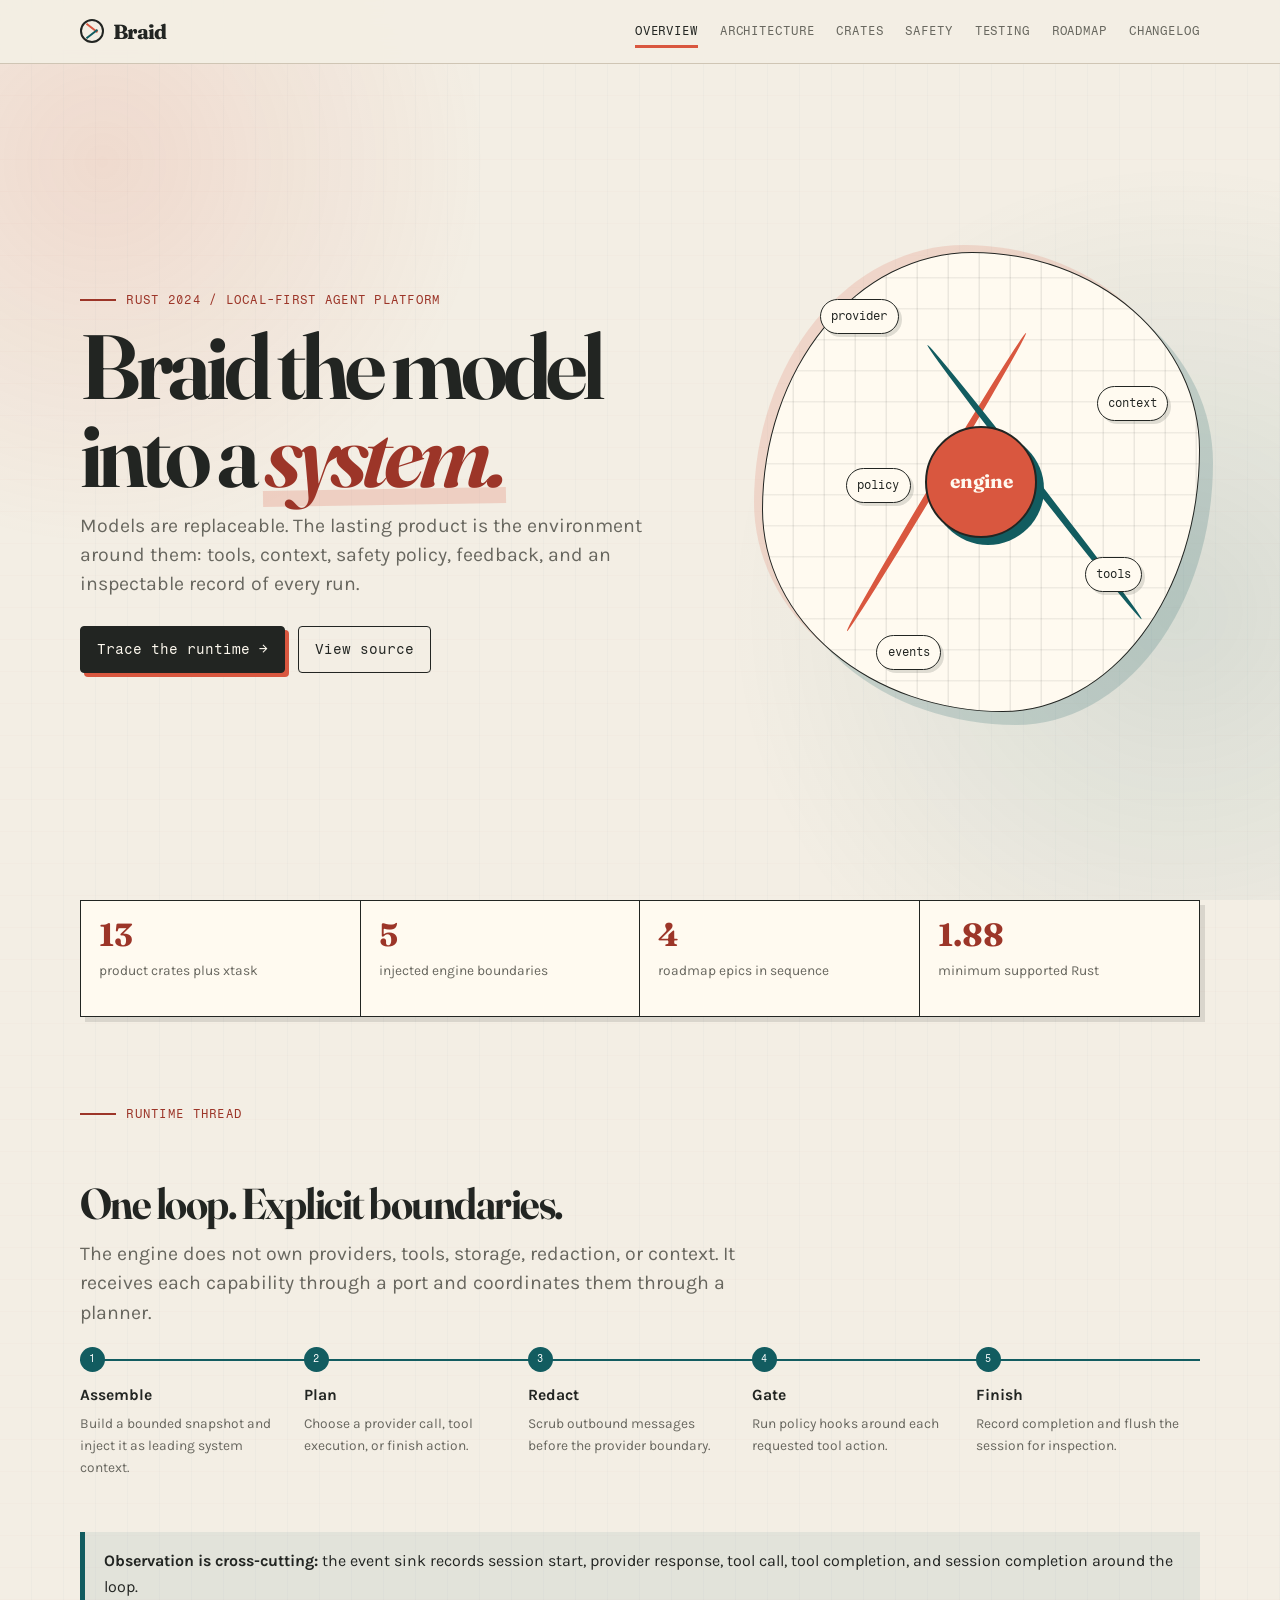
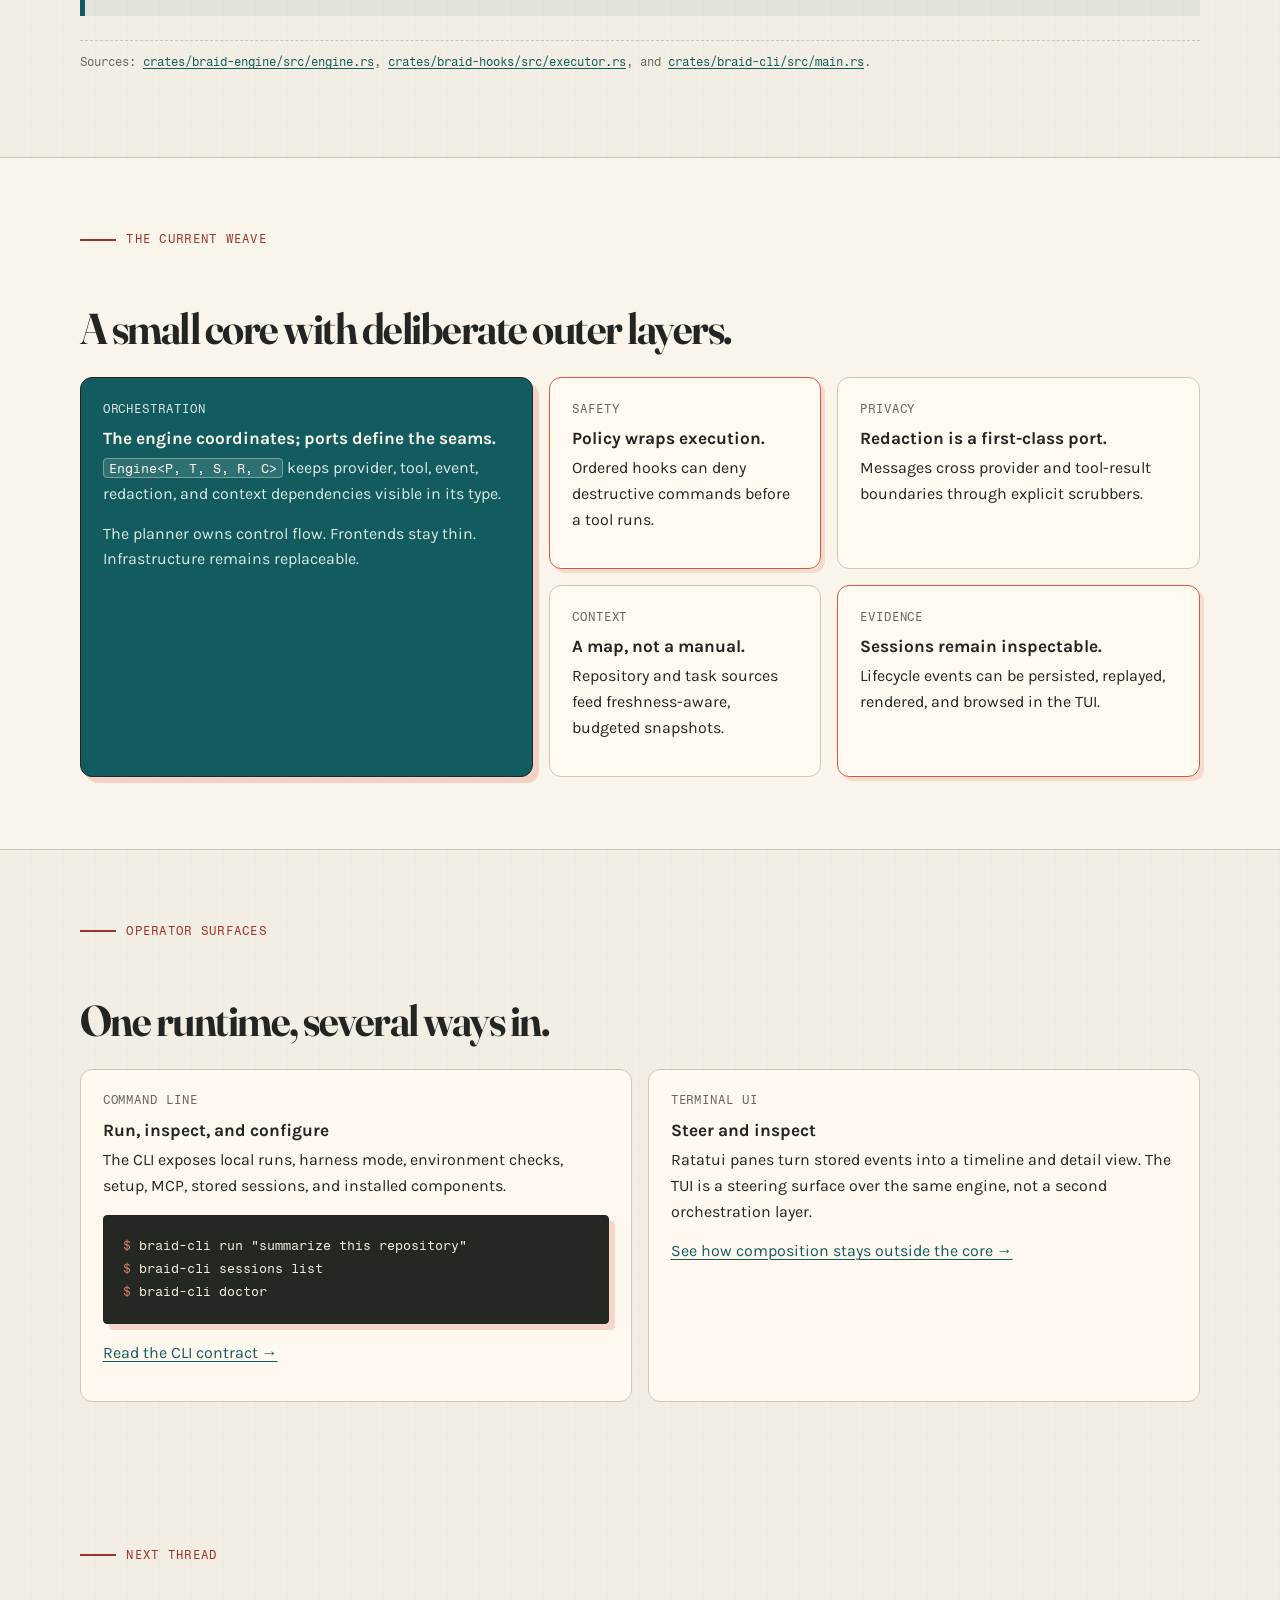
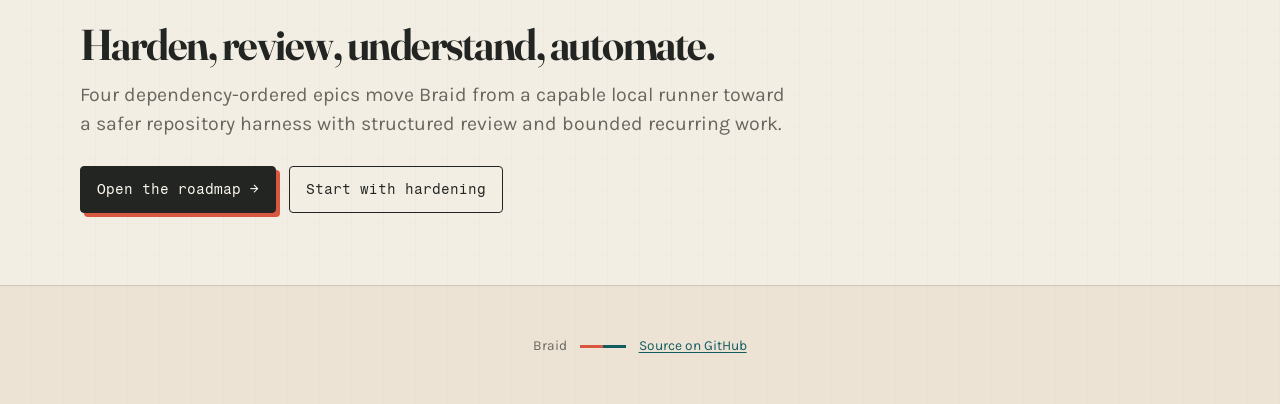
<file: site/index.html>
<!doctype html>
<html lang="en">
  <head>
    <meta charset="utf-8" />
    <meta name="viewport" content="width=device-width, initial-scale=1" />
    <meta name="description" content="Braid is a Rust-first environment for bounded, observable, policy-governed agents." />
    <title>Braid &mdash; The harness is the product</title>
    <link rel="stylesheet" href="style.css" />
  </head>
  <body>
    <a class="skip-link" href="#main">Skip to content</a>
    <nav aria-label="Primary navigation">
      <a class="brand" href="./"><span class="brand-mark" aria-hidden="true"></span>Braid</a>
      <a href="./" aria-current="page">Overview</a>
      <a href="architecture/">Architecture</a>
      <a href="crates/">Crates</a>
      <a href="safety/">Safety</a>
      <a href="testing/">Testing</a>
      <a href="roadmap/">Roadmap</a>
      <a href="changelog/">Changelog</a>
    </nav>

    <main id="main" tabindex="-1">
      <header class="hero">
        <div class="hero-copy">
          <p class="eyebrow reveal">Rust 2024 / local-first agent platform</p>
          <h1 class="reveal">Braid the model into a <span class="thread-word">system.</span></h1>
          <p class="lede reveal">
            Models are replaceable. The lasting product is the environment around them:
            tools, context, safety policy, feedback, and an inspectable record of every run.
          </p>
          <div class="actions reveal">
            <a class="button" href="architecture/">Trace the runtime &rarr;</a>
            <a class="button secondary" href="https://github.com/89jobrien/braid">View source</a>
          </div>
        </div>

        <div class="loom reveal" role="img" aria-label="Provider, context, policy, tools, and events woven through the Braid engine">
          <span class="loom-node">provider</span>
          <span class="loom-node">context</span>
          <span class="loom-node">policy</span>
          <span class="loom-node">tools</span>
          <span class="loom-node">events</span>
          <span class="loom-core">engine</span>
        </div>
      </header>

      <div class="fact-strip" role="list" aria-label="Project facts">
        <div class="fact" role="listitem"><strong>13</strong><span>product crates plus xtask</span></div>
        <div class="fact" role="listitem"><strong>5</strong><span>injected engine boundaries</span></div>
        <div class="fact" role="listitem"><strong>4</strong><span>roadmap epics in sequence</span></div>
        <div class="fact" role="listitem"><strong>1.88</strong><span>minimum supported Rust</span></div>
      </div>

      <section class="section">
        <p class="section-label">Runtime thread</p>
        <h2>One loop. Explicit boundaries.</h2>
        <p class="subtitle">
          The engine does not own providers, tools, storage, redaction, or context. It receives
          each capability through a port and coordinates them through a planner.
        </p>
        <div class="flow">
          <article class="flow-step">
            <h3>Assemble</h3>
            <p>Build a bounded snapshot and inject it as leading system context.</p>
          </article>
          <article class="flow-step">
            <h3>Plan</h3>
            <p>Choose a provider call, tool execution, or finish action.</p>
          </article>
          <article class="flow-step">
            <h3>Redact</h3>
            <p>Scrub outbound messages before the provider boundary.</p>
          </article>
          <article class="flow-step">
            <h3>Gate</h3>
            <p>Run policy hooks around each requested tool action.</p>
          </article>
          <article class="flow-step">
            <h3>Finish</h3>
            <p>Record completion and flush the session for inspection.</p>
          </article>
        </div>
        <div class="callout teal">
          <strong>Observation is cross-cutting:</strong> the event sink records session start,
          provider response, tool call, tool completion, and session completion around the loop.
        </div>
        <p class="source-note">
          Sources:
          <a href="https://github.com/89jobrien/braid/blob/main/crates/braid-engine/src/engine.rs">crates/braid-engine/src/engine.rs</a>,
          <a href="https://github.com/89jobrien/braid/blob/main/crates/braid-hooks/src/executor.rs">crates/braid-hooks/src/executor.rs</a>,
          and <a href="https://github.com/89jobrien/braid/blob/main/crates/braid-cli/src/main.rs">crates/braid-cli/src/main.rs</a>.
        </p>
      </section>

      <div class="band">
        <section class="band-inner">
          <p class="section-label">The current weave</p>
          <h2>A small core with deliberate outer layers.</h2>
          <div class="weave-grid">
            <article class="card emphasis">
              <span class="kicker">Orchestration</span>
              <h3>The engine coordinates; ports define the seams.</h3>
              <p>
                <code>Engine&lt;P, T, S, R, C&gt;</code> keeps provider, tool, event,
                redaction, and context dependencies visible in its type.
              </p>
              <p>
                The planner owns control flow. Frontends stay thin. Infrastructure remains
                replaceable.
              </p>
            </article>
            <article class="card coral">
              <span class="kicker">Safety</span>
              <h3>Policy wraps execution.</h3>
              <p>Ordered hooks can deny destructive commands before a tool runs.</p>
            </article>
            <article class="card">
              <span class="kicker">Privacy</span>
              <h3>Redaction is a first-class port.</h3>
              <p>Messages cross provider and tool-result boundaries through explicit scrubbers.</p>
            </article>
            <article class="card">
              <span class="kicker">Context</span>
              <h3>A map, not a manual.</h3>
              <p>Repository and task sources feed freshness-aware, budgeted snapshots.</p>
            </article>
            <article class="card coral">
              <span class="kicker">Evidence</span>
              <h3>Sessions remain inspectable.</h3>
              <p>Lifecycle events can be persisted, replayed, rendered, and browsed in the TUI.</p>
            </article>
          </div>
        </section>
      </div>

      <section class="section">
        <p class="section-label">Operator surfaces</p>
        <h2>One runtime, several ways in.</h2>
        <div class="two-column">
          <article class="panel">
            <span class="kicker">Command line</span>
            <h3>Run, inspect, and configure</h3>
            <p>
              The CLI exposes local runs, harness mode, environment checks, setup, MCP,
              stored sessions, and installed components.
            </p>
            <pre><span class="prompt">$</span> braid-cli run "summarize this repository"
<span class="prompt">$</span> braid-cli sessions list
<span class="prompt">$</span> braid-cli doctor</pre>
            <p><a href="https://github.com/89jobrien/braid/blob/main/docs/cli-contract.md">Read the CLI contract &rarr;</a></p>
          </article>
          <article class="panel">
            <span class="kicker">Terminal UI</span>
            <h3>Steer and inspect</h3>
            <p>
              Ratatui panes turn stored events into a timeline and detail view. The TUI is a
              steering surface over the same engine, not a second orchestration layer.
            </p>
            <p><a href="architecture/">See how composition stays outside the core &rarr;</a></p>
          </article>
        </div>
      </section>

      <section class="section">
        <p class="section-label">Next thread</p>
        <h2>Harden, review, understand, automate.</h2>
        <p class="subtitle">
          Four dependency-ordered epics move Braid from a capable local runner toward a safer
          repository harness with structured review and bounded recurring work.
        </p>
        <div class="actions">
          <a class="button" href="roadmap/">Open the roadmap &rarr;</a>
          <a class="button secondary" href="https://github.com/89jobrien/braid/issues/42">Start with hardening</a>
        </div>
      </section>
    </main>

    <footer>
      Braid <span class="thread" aria-hidden="true"></span>
      <a href="https://github.com/89jobrien/braid">Source on GitHub</a>
    </footer>
  </body>
</html>
</file>
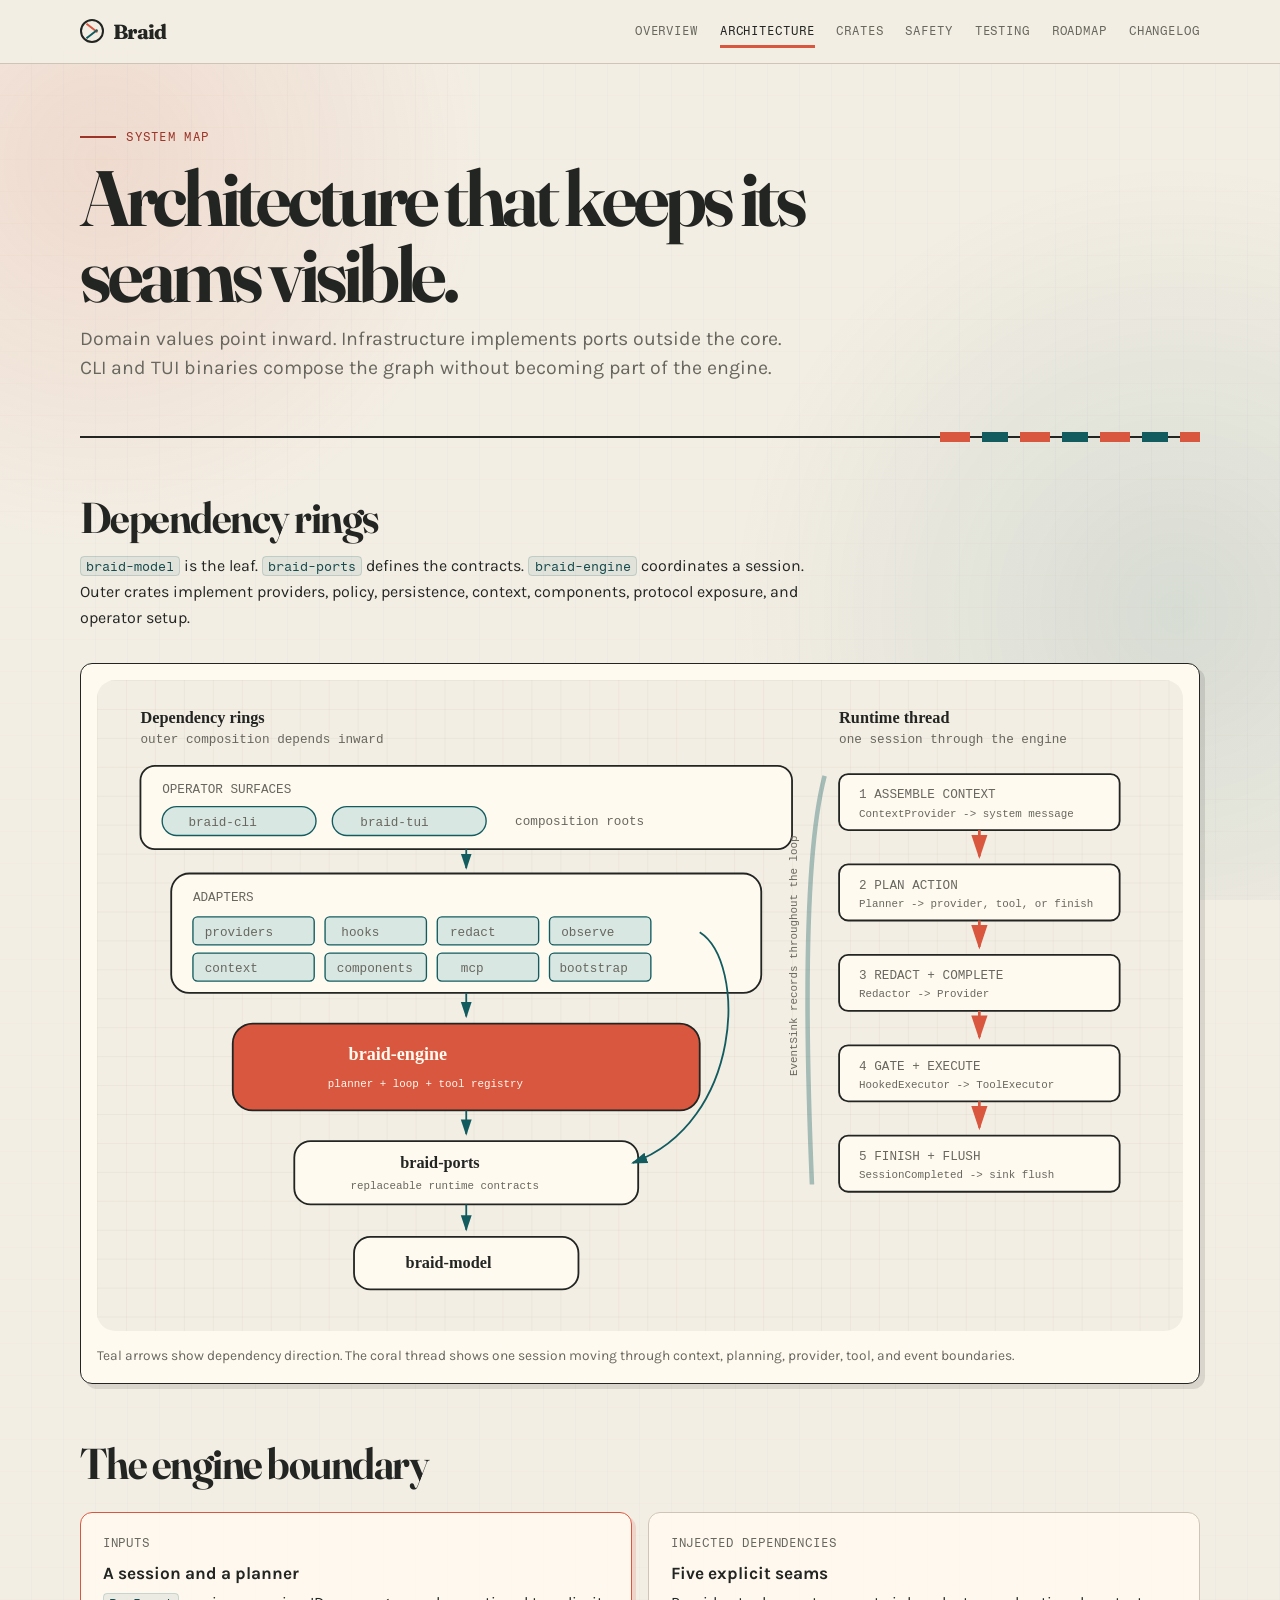
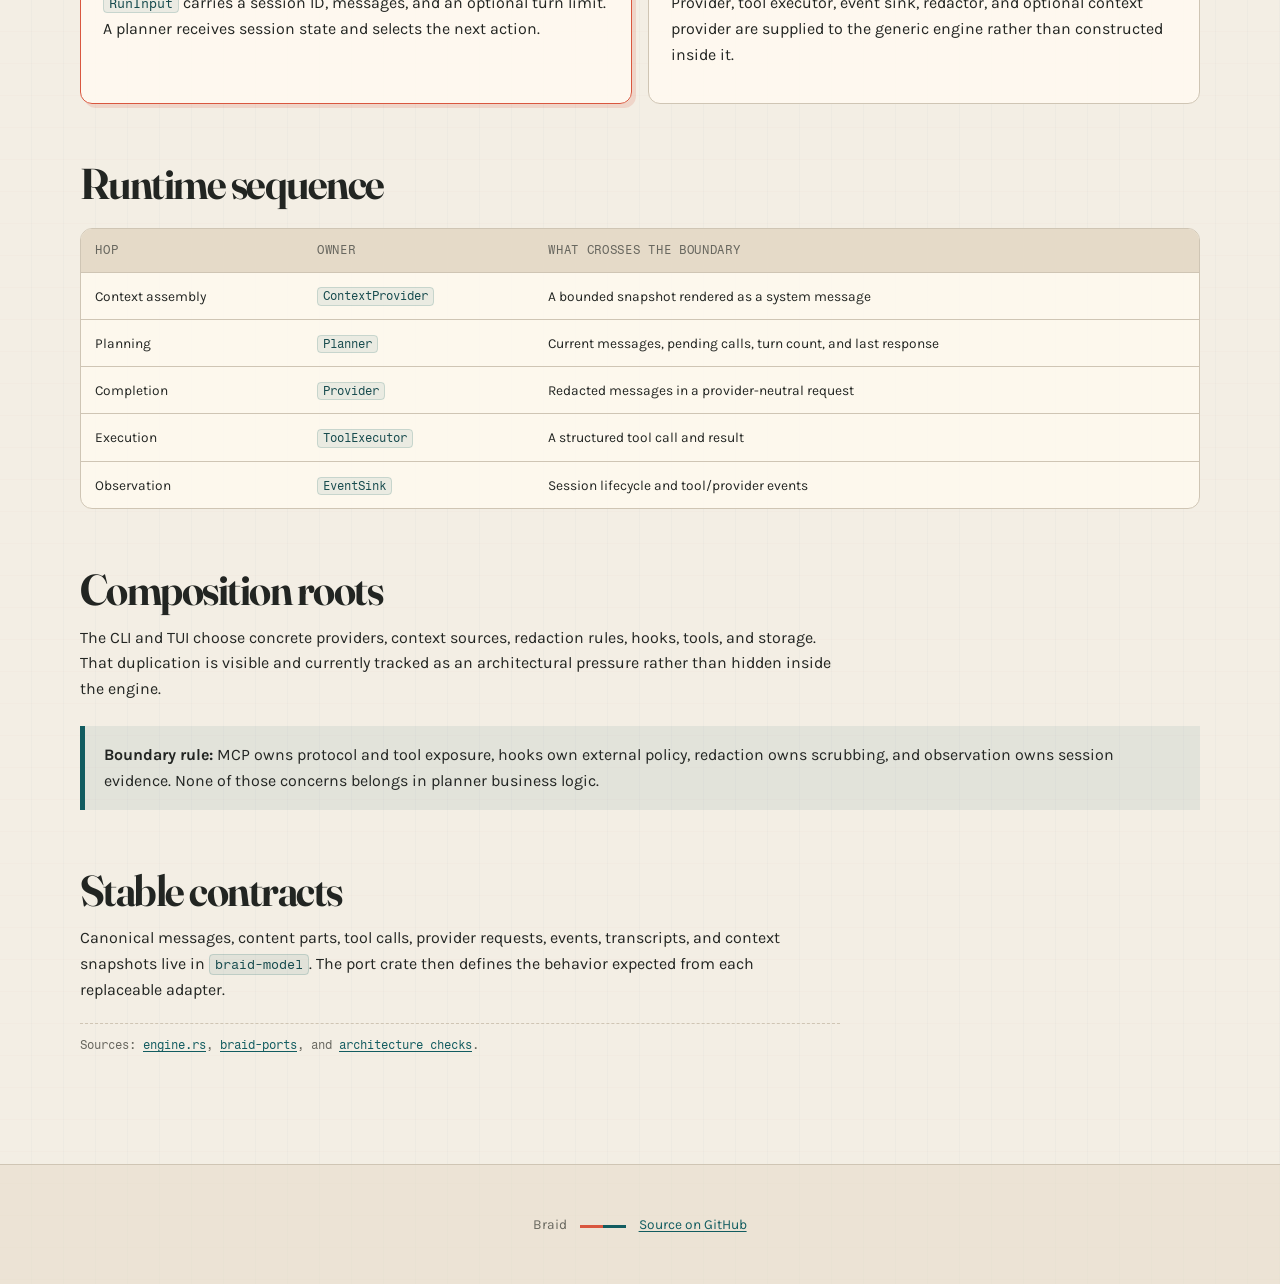
<file: site/architecture/index.html>
<!doctype html>
<html lang="en">
  <head>
    <meta charset="utf-8" />
    <meta name="viewport" content="width=device-width, initial-scale=1" />
    <meta name="description" content="Braid's hexagonal crate boundaries and runtime data flow." />
    <title>Architecture &mdash; Braid</title>
    <link rel="stylesheet" href="../style.css" />
  </head>
  <body>
    <a class="skip-link" href="#main">Skip to content</a>
    <nav aria-label="Primary navigation">
      <a class="brand" href="../"><span class="brand-mark" aria-hidden="true"></span>Braid</a>
      <a href="../">Overview</a>
      <a href="../architecture/" aria-current="page">Architecture</a>
      <a href="../crates/">Crates</a>
      <a href="../safety/">Safety</a>
      <a href="../testing/">Testing</a>
      <a href="../roadmap/">Roadmap</a>
      <a href="../changelog/">Changelog</a>
    </nav>

    <main id="main" class="wide-page prose" tabindex="-1">
      <header class="page-header">
        <p class="eyebrow">System map</p>
        <h1>Architecture that keeps its seams visible.</h1>
        <p class="subtitle">
          Domain values point inward. Infrastructure implements ports outside the core. CLI and
          TUI binaries compose the graph without becoming part of the engine.
        </p>
      </header>

      <h2>Dependency rings</h2>
      <p>
        <code>braid-model</code> is the leaf. <code>braid-ports</code> defines the contracts.
        <code>braid-engine</code> coordinates a session. Outer crates implement providers,
        policy, persistence, context, components, protocol exposure, and operator setup.
      </p>
      <figure class="diagram">
        <img src="../architecture.svg" alt="Braid dependency rings and runtime call sequence" />
        <figcaption>
          Teal arrows show dependency direction. The coral thread shows one session moving
          through context, planning, provider, tool, and event boundaries.
        </figcaption>
      </figure>

      <h2>The engine boundary</h2>
      <div class="two-column">
        <article class="card coral">
          <span class="kicker">Inputs</span>
          <h3>A session and a planner</h3>
          <p>
            <code>RunInput</code> carries a session ID, messages, and an optional turn limit.
            A planner receives session state and selects the next action.
          </p>
        </article>
        <article class="card">
          <span class="kicker">Injected dependencies</span>
          <h3>Five explicit seams</h3>
          <p>
            Provider, tool executor, event sink, redactor, and optional context provider are
            supplied to the generic engine rather than constructed inside it.
          </p>
        </article>
      </div>

      <h2>Runtime sequence</h2>
      <div class="table-wrap">
        <table>
          <thead>
            <tr><th scope="col">Hop</th><th scope="col">Owner</th><th scope="col">What crosses the boundary</th></tr>
          </thead>
          <tbody>
            <tr><td>Context assembly</td><td><code>ContextProvider</code></td><td>A bounded snapshot rendered as a system message</td></tr>
            <tr><td>Planning</td><td><code>Planner</code></td><td>Current messages, pending calls, turn count, and last response</td></tr>
            <tr><td>Completion</td><td><code>Provider</code></td><td>Redacted messages in a provider-neutral request</td></tr>
            <tr><td>Execution</td><td><code>ToolExecutor</code></td><td>A structured tool call and result</td></tr>
            <tr><td>Observation</td><td><code>EventSink</code></td><td>Session lifecycle and tool/provider events</td></tr>
          </tbody>
        </table>
      </div>

      <h2>Composition roots</h2>
      <p>
        The CLI and TUI choose concrete providers, context sources, redaction rules, hooks,
        tools, and storage. That duplication is visible and currently tracked as an architectural
        pressure rather than hidden inside the engine.
      </p>
      <div class="callout teal">
        <strong>Boundary rule:</strong> MCP owns protocol and tool exposure, hooks own external
        policy, redaction owns scrubbing, and observation owns session evidence. None of those
        concerns belongs in planner business logic.
      </div>

      <h2>Stable contracts</h2>
      <p>
        Canonical messages, content parts, tool calls, provider requests, events, transcripts,
        and context snapshots live in <code>braid-model</code>. The port crate then defines the
        behavior expected from each replaceable adapter.
      </p>
      <p class="source-note">
        Sources:
        <a href="https://github.com/89jobrien/braid/blob/main/crates/braid-engine/src/engine.rs">engine.rs</a>,
        <a href="https://github.com/89jobrien/braid/blob/main/crates/braid-ports/src/lib.rs">braid-ports</a>,
        and <a href="https://github.com/89jobrien/braid/blob/main/xtask/src/main.rs">architecture checks</a>.
      </p>
    </main>

    <footer>Braid <span class="thread" aria-hidden="true"></span> <a href="https://github.com/89jobrien/braid">Source on GitHub</a></footer>
  </body>
</html>
</file>
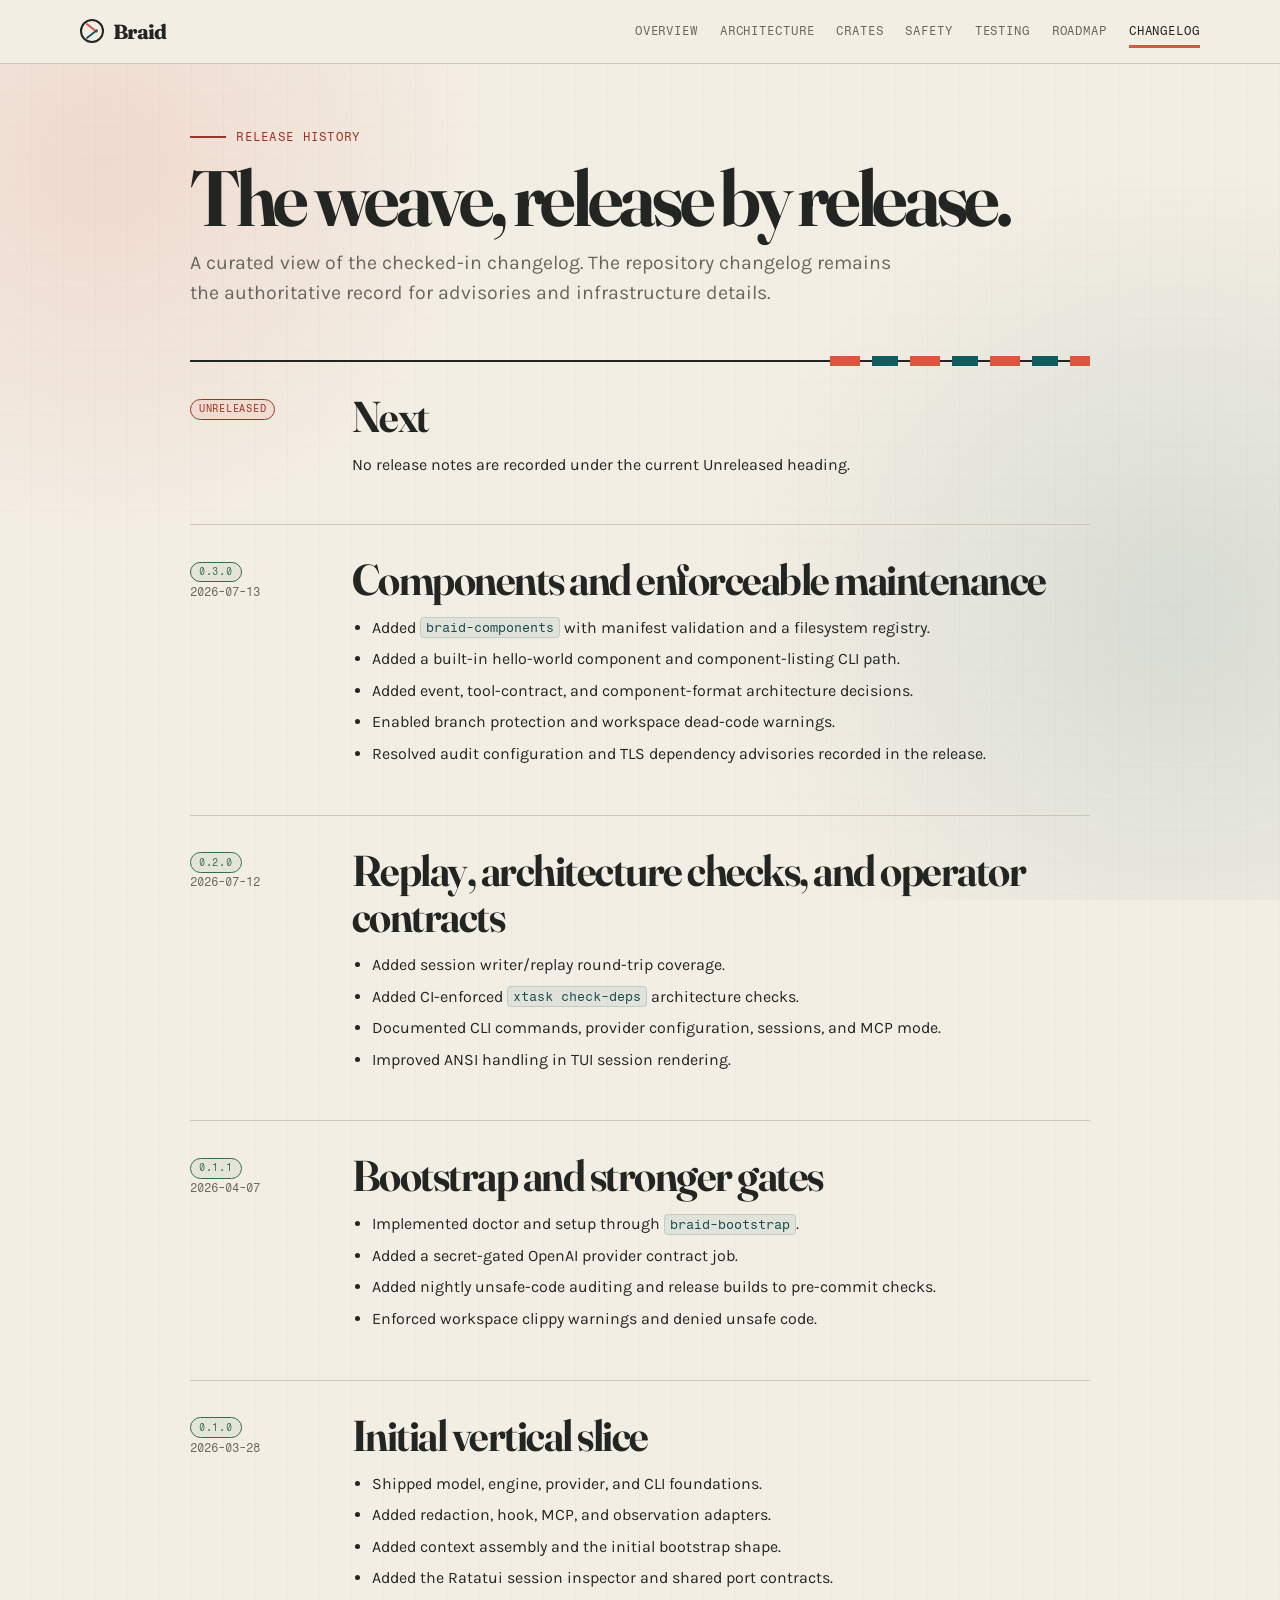
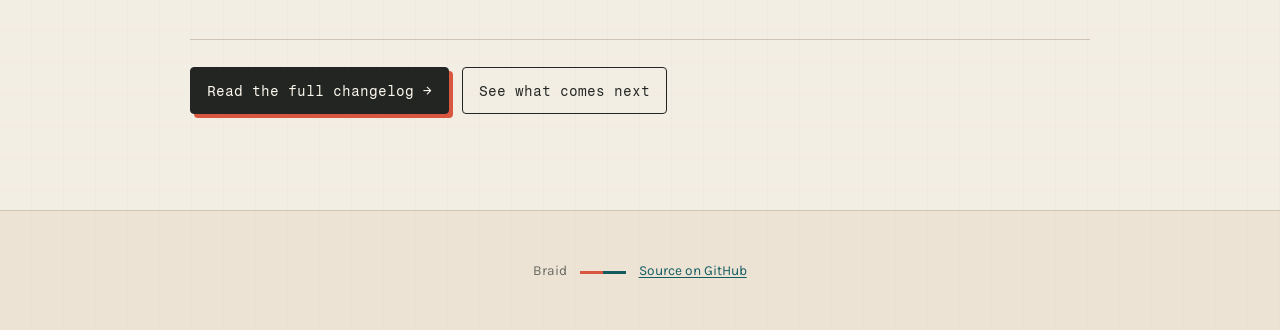
<file: site/changelog/index.html>
<!doctype html>
<html lang="en">
  <head>
    <meta charset="utf-8" />
    <meta name="viewport" content="width=device-width, initial-scale=1" />
    <meta name="description" content="A curated release history for the Braid agent platform." />
    <title>Changelog &mdash; Braid</title>
    <link rel="stylesheet" href="../style.css" />
  </head>
  <body>
    <a class="skip-link" href="#main">Skip to content</a>
    <nav aria-label="Primary navigation">
      <a class="brand" href="../"><span class="brand-mark" aria-hidden="true"></span>Braid</a>
      <a href="../">Overview</a>
      <a href="../architecture/">Architecture</a>
      <a href="../crates/">Crates</a>
      <a href="../safety/">Safety</a>
      <a href="../testing/">Testing</a>
      <a href="../roadmap/">Roadmap</a>
      <a href="../changelog/" aria-current="page">Changelog</a>
    </nav>

    <main id="main" class="page prose" tabindex="-1">
      <header class="page-header">
        <p class="eyebrow">Release history</p>
        <h1>The weave, release by release.</h1>
        <p class="subtitle">
          A curated view of the checked-in changelog. The repository changelog remains the
          authoritative record for advisories and infrastructure details.
        </p>
      </header>

      <section class="release">
        <div><span class="pill active">Unreleased</span></div>
        <div>
          <h2>Next</h2>
          <p>No release notes are recorded under the current Unreleased heading.</p>
        </div>
      </section>

      <section class="release">
        <div><span class="pill shipped">0.3.0</span><p class="release-date">2026-07-13</p></div>
        <div>
          <h2>Components and enforceable maintenance</h2>
          <ul>
            <li>Added <code>braid-components</code> with manifest validation and a filesystem registry.</li>
            <li>Added a built-in hello-world component and component-listing CLI path.</li>
            <li>Added event, tool-contract, and component-format architecture decisions.</li>
            <li>Enabled branch protection and workspace dead-code warnings.</li>
            <li>Resolved audit configuration and TLS dependency advisories recorded in the release.</li>
          </ul>
        </div>
      </section>

      <section class="release">
        <div><span class="pill shipped">0.2.0</span><p class="release-date">2026-07-12</p></div>
        <div>
          <h2>Replay, architecture checks, and operator contracts</h2>
          <ul>
            <li>Added session writer/replay round-trip coverage.</li>
            <li>Added CI-enforced <code>xtask check-deps</code> architecture checks.</li>
            <li>Documented CLI commands, provider configuration, sessions, and MCP mode.</li>
            <li>Improved ANSI handling in TUI session rendering.</li>
          </ul>
        </div>
      </section>

      <section class="release">
        <div><span class="pill shipped">0.1.1</span><p class="release-date">2026-04-07</p></div>
        <div>
          <h2>Bootstrap and stronger gates</h2>
          <ul>
            <li>Implemented doctor and setup through <code>braid-bootstrap</code>.</li>
            <li>Added a secret-gated OpenAI provider contract job.</li>
            <li>Added nightly unsafe-code auditing and release builds to pre-commit checks.</li>
            <li>Enforced workspace clippy warnings and denied unsafe code.</li>
          </ul>
        </div>
      </section>

      <section class="release">
        <div><span class="pill shipped">0.1.0</span><p class="release-date">2026-03-28</p></div>
        <div>
          <h2>Initial vertical slice</h2>
          <ul>
            <li>Shipped model, engine, provider, and CLI foundations.</li>
            <li>Added redaction, hook, MCP, and observation adapters.</li>
            <li>Added context assembly and the initial bootstrap shape.</li>
            <li>Added the Ratatui session inspector and shared port contracts.</li>
          </ul>
        </div>
      </section>

      <div class="actions">
        <a class="button" href="https://github.com/89jobrien/braid/blob/main/CHANGELOG.md">Read the full changelog &rarr;</a>
        <a class="button secondary" href="../roadmap/">See what comes next</a>
      </div>
    </main>

    <footer>Braid <span class="thread" aria-hidden="true"></span> <a href="https://github.com/89jobrien/braid">Source on GitHub</a></footer>
  </body>
</html>
</file>
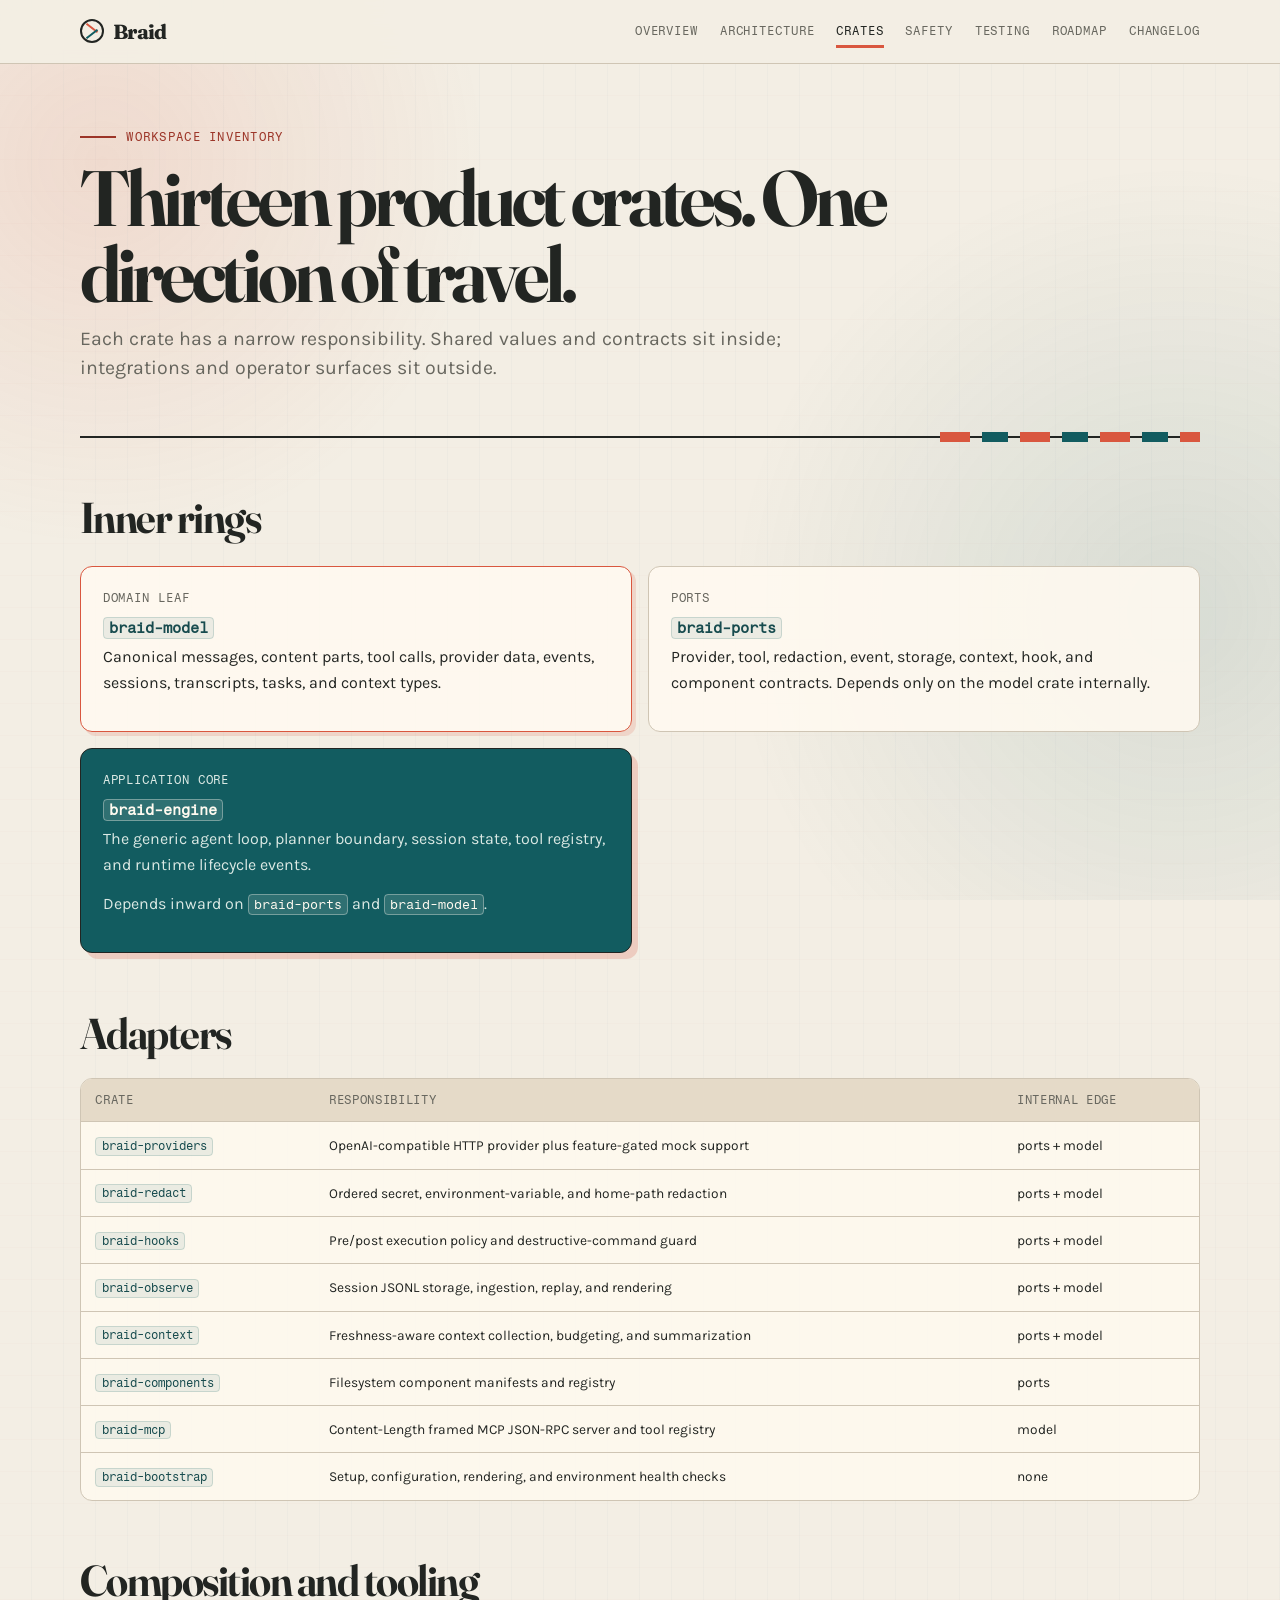
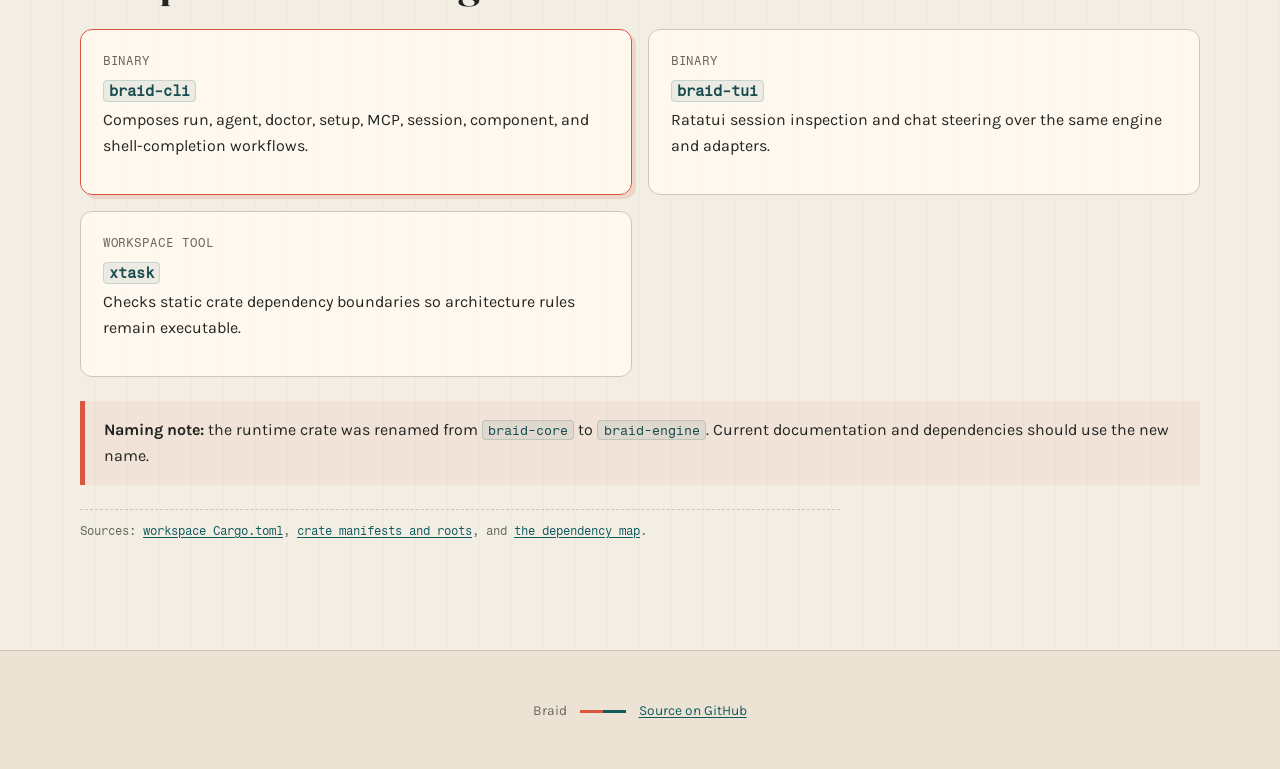
<file: site/crates/index.html>
<!doctype html>
<html lang="en">
  <head>
    <meta charset="utf-8" />
    <meta name="viewport" content="width=device-width, initial-scale=1" />
    <meta name="description" content="The crates and dependency roles in the Braid Rust workspace." />
    <title>Crates &mdash; Braid</title>
    <link rel="stylesheet" href="../style.css" />
  </head>
  <body>
    <a class="skip-link" href="#main">Skip to content</a>
    <nav aria-label="Primary navigation">
      <a class="brand" href="../"><span class="brand-mark" aria-hidden="true"></span>Braid</a>
      <a href="../">Overview</a>
      <a href="../architecture/">Architecture</a>
      <a href="../crates/" aria-current="page">Crates</a>
      <a href="../safety/">Safety</a>
      <a href="../testing/">Testing</a>
      <a href="../roadmap/">Roadmap</a>
      <a href="../changelog/">Changelog</a>
    </nav>

    <main id="main" class="wide-page prose" tabindex="-1">
      <header class="page-header">
        <p class="eyebrow">Workspace inventory</p>
        <h1>Thirteen product crates. One direction of travel.</h1>
        <p class="subtitle">
          Each crate has a narrow responsibility. Shared values and contracts sit inside;
          integrations and operator surfaces sit outside.
        </p>
      </header>

      <h2>Inner rings</h2>
      <div class="card-grid">
        <article class="card coral">
          <span class="kicker">Domain leaf</span>
          <h3><code>braid-model</code></h3>
          <p>Canonical messages, content parts, tool calls, provider data, events, sessions, transcripts, tasks, and context types.</p>
        </article>
        <article class="card">
          <span class="kicker">Ports</span>
          <h3><code>braid-ports</code></h3>
          <p>Provider, tool, redaction, event, storage, context, hook, and component contracts. Depends only on the model crate internally.</p>
        </article>
        <article class="card emphasis">
          <span class="kicker">Application core</span>
          <h3><code>braid-engine</code></h3>
          <p>The generic agent loop, planner boundary, session state, tool registry, and runtime lifecycle events.</p>
          <p>Depends inward on <code>braid-ports</code> and <code>braid-model</code>.</p>
        </article>
      </div>

      <h2>Adapters</h2>
      <div class="table-wrap">
        <table>
          <thead><tr><th scope="col">Crate</th><th scope="col">Responsibility</th><th scope="col">Internal edge</th></tr></thead>
          <tbody>
            <tr><td><code>braid-providers</code></td><td>OpenAI-compatible HTTP provider plus feature-gated mock support</td><td>ports + model</td></tr>
            <tr><td><code>braid-redact</code></td><td>Ordered secret, environment-variable, and home-path redaction</td><td>ports + model</td></tr>
            <tr><td><code>braid-hooks</code></td><td>Pre/post execution policy and destructive-command guard</td><td>ports + model</td></tr>
            <tr><td><code>braid-observe</code></td><td>Session JSONL storage, ingestion, replay, and rendering</td><td>ports + model</td></tr>
            <tr><td><code>braid-context</code></td><td>Freshness-aware context collection, budgeting, and summarization</td><td>ports + model</td></tr>
            <tr><td><code>braid-components</code></td><td>Filesystem component manifests and registry</td><td>ports</td></tr>
            <tr><td><code>braid-mcp</code></td><td>Content-Length framed MCP JSON-RPC server and tool registry</td><td>model</td></tr>
            <tr><td><code>braid-bootstrap</code></td><td>Setup, configuration, rendering, and environment health checks</td><td>none</td></tr>
          </tbody>
        </table>
      </div>

      <h2>Composition and tooling</h2>
      <div class="card-grid">
        <article class="card coral">
          <span class="kicker">Binary</span>
          <h3><code>braid-cli</code></h3>
          <p>Composes run, agent, doctor, setup, MCP, session, component, and shell-completion workflows.</p>
        </article>
        <article class="card">
          <span class="kicker">Binary</span>
          <h3><code>braid-tui</code></h3>
          <p>Ratatui session inspection and chat steering over the same engine and adapters.</p>
        </article>
        <article class="card">
          <span class="kicker">Workspace tool</span>
          <h3><code>xtask</code></h3>
          <p>Checks static crate dependency boundaries so architecture rules remain executable.</p>
        </article>
      </div>

      <div class="callout">
        <strong>Naming note:</strong> the runtime crate was renamed from <code>braid-core</code>
        to <code>braid-engine</code>. Current documentation and dependencies should use the new
        name.
      </div>

      <p class="source-note">
        Sources: <a href="https://github.com/89jobrien/braid/blob/main/Cargo.toml">workspace Cargo.toml</a>,
        <a href="https://github.com/89jobrien/braid/tree/main/crates">crate manifests and roots</a>,
        and <a href="../architecture/">the dependency map</a>.
      </p>
    </main>

    <footer>Braid <span class="thread" aria-hidden="true"></span> <a href="https://github.com/89jobrien/braid">Source on GitHub</a></footer>
  </body>
</html>
</file>
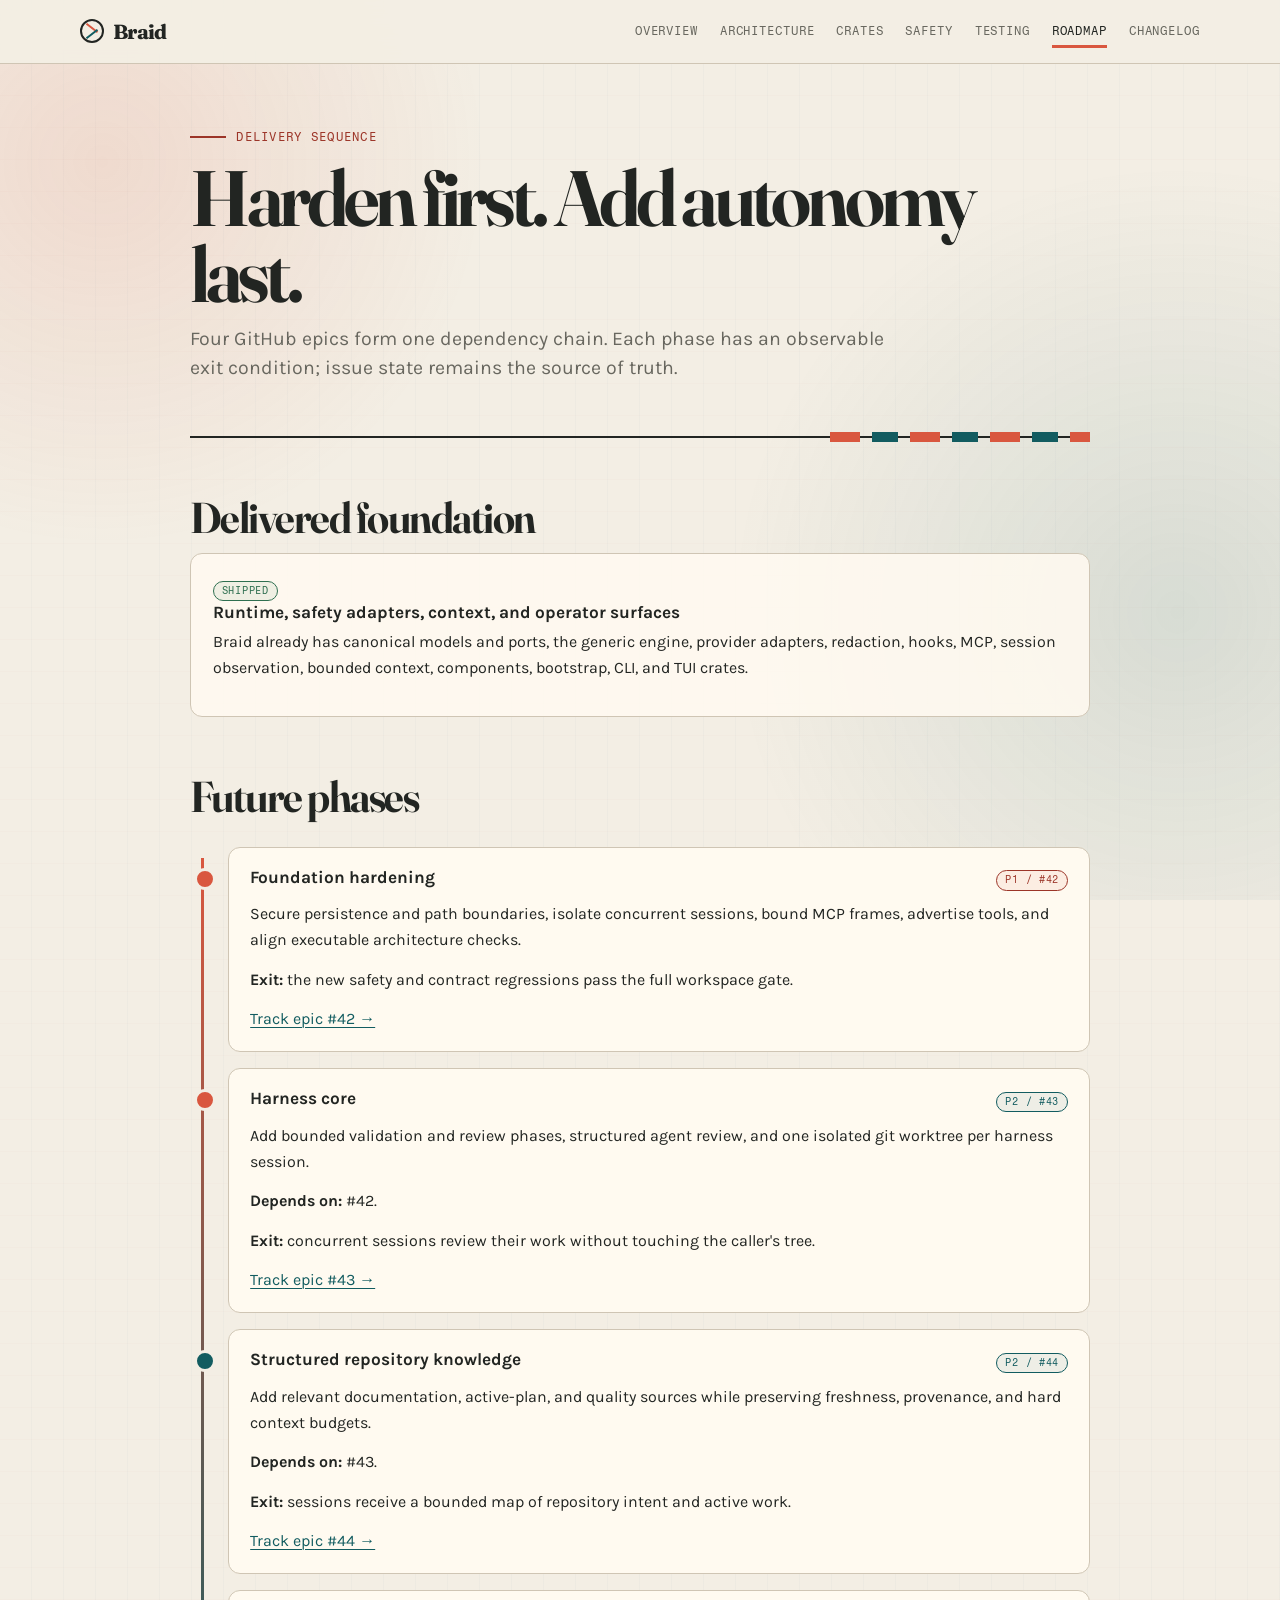
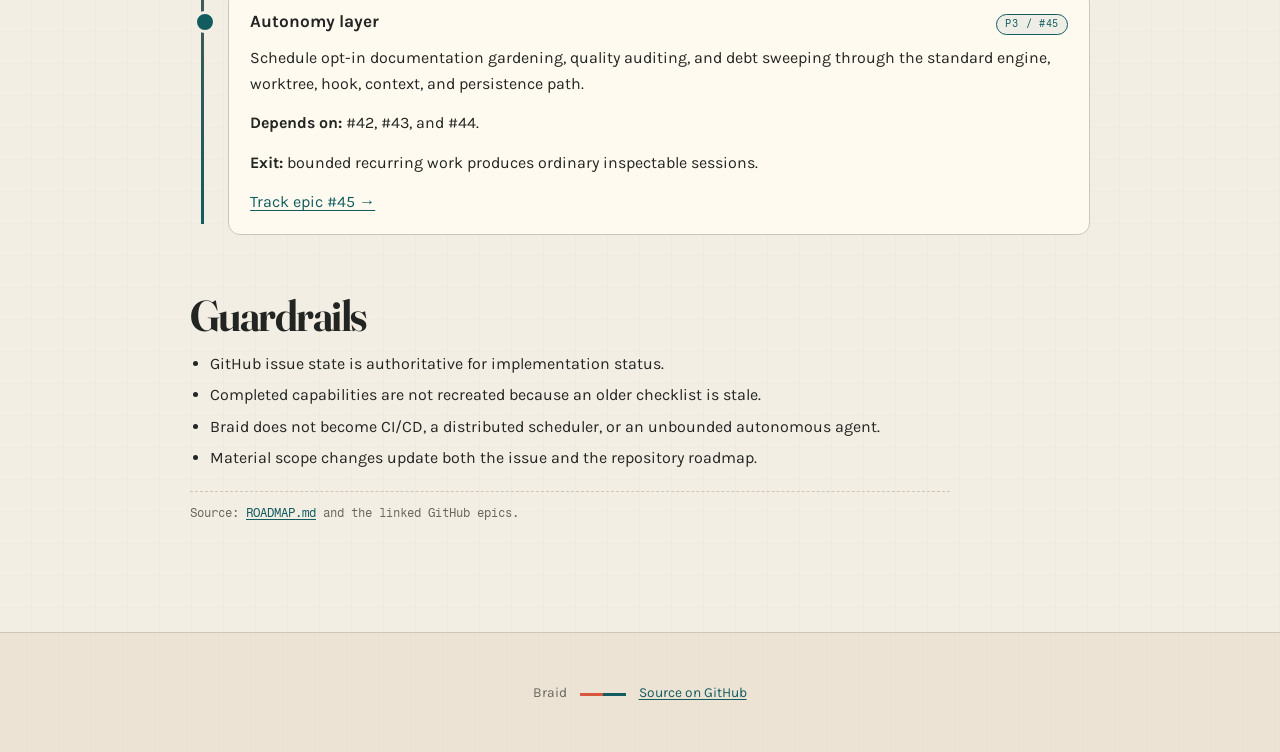
<file: site/roadmap/index.html>
<!doctype html>
<html lang="en">
  <head>
    <meta charset="utf-8" />
    <meta name="viewport" content="width=device-width, initial-scale=1" />
    <meta name="description" content="Braid's dependency-ordered roadmap from hardening to bounded autonomy." />
    <title>Roadmap &mdash; Braid</title>
    <link rel="stylesheet" href="../style.css" />
  </head>
  <body>
    <a class="skip-link" href="#main">Skip to content</a>
    <nav aria-label="Primary navigation">
      <a class="brand" href="../"><span class="brand-mark" aria-hidden="true"></span>Braid</a>
      <a href="../">Overview</a>
      <a href="../architecture/">Architecture</a>
      <a href="../crates/">Crates</a>
      <a href="../safety/">Safety</a>
      <a href="../testing/">Testing</a>
      <a href="../roadmap/" aria-current="page">Roadmap</a>
      <a href="../changelog/">Changelog</a>
    </nav>

    <main id="main" class="page prose" tabindex="-1">
      <header class="page-header">
        <p class="eyebrow">Delivery sequence</p>
        <h1>Harden first. Add autonomy last.</h1>
        <p class="subtitle">
          Four GitHub epics form one dependency chain. Each phase has an observable exit
          condition; issue state remains the source of truth.
        </p>
      </header>

      <h2>Delivered foundation</h2>
      <div class="card">
        <span class="pill shipped">Shipped</span>
        <h3>Runtime, safety adapters, context, and operator surfaces</h3>
        <p>
          Braid already has canonical models and ports, the generic engine, provider adapters,
          redaction, hooks, MCP, session observation, bounded context, components, bootstrap,
          CLI, and TUI crates.
        </p>
      </div>

      <h2>Future phases</h2>
      <div class="roadmap-line">
        <article class="roadmap-item">
          <header><h3>Foundation hardening</h3><span class="pill active">P1 / #42</span></header>
          <p>
            Secure persistence and path boundaries, isolate concurrent sessions, bound MCP
            frames, advertise tools, and align executable architecture checks.
          </p>
          <p><strong>Exit:</strong> the new safety and contract regressions pass the full workspace gate.</p>
          <a href="https://github.com/89jobrien/braid/issues/42">Track epic #42 &rarr;</a>
        </article>

        <article class="roadmap-item">
          <header><h3>Harness core</h3><span class="pill planned">P2 / #43</span></header>
          <p>
            Add bounded validation and review phases, structured agent review, and one isolated
            git worktree per harness session.
          </p>
          <p><strong>Depends on:</strong> #42.</p>
          <p><strong>Exit:</strong> concurrent sessions review their work without touching the caller's tree.</p>
          <a href="https://github.com/89jobrien/braid/issues/43">Track epic #43 &rarr;</a>
        </article>

        <article class="roadmap-item">
          <header><h3>Structured repository knowledge</h3><span class="pill planned">P2 / #44</span></header>
          <p>
            Add relevant documentation, active-plan, and quality sources while preserving
            freshness, provenance, and hard context budgets.
          </p>
          <p><strong>Depends on:</strong> #43.</p>
          <p><strong>Exit:</strong> sessions receive a bounded map of repository intent and active work.</p>
          <a href="https://github.com/89jobrien/braid/issues/44">Track epic #44 &rarr;</a>
        </article>

        <article class="roadmap-item">
          <header><h3>Autonomy layer</h3><span class="pill planned">P3 / #45</span></header>
          <p>
            Schedule opt-in documentation gardening, quality auditing, and debt sweeping through
            the standard engine, worktree, hook, context, and persistence path.
          </p>
          <p><strong>Depends on:</strong> #42, #43, and #44.</p>
          <p><strong>Exit:</strong> bounded recurring work produces ordinary inspectable sessions.</p>
          <a href="https://github.com/89jobrien/braid/issues/45">Track epic #45 &rarr;</a>
        </article>
      </div>

      <h2>Guardrails</h2>
      <ul>
        <li>GitHub issue state is authoritative for implementation status.</li>
        <li>Completed capabilities are not recreated because an older checklist is stale.</li>
        <li>Braid does not become CI/CD, a distributed scheduler, or an unbounded autonomous agent.</li>
        <li>Material scope changes update both the issue and the repository roadmap.</li>
      </ul>

      <p class="source-note">
        Source: <a href="https://github.com/89jobrien/braid/blob/main/ROADMAP.md">ROADMAP.md</a>
        and the linked GitHub epics.
      </p>
    </main>

    <footer>Braid <span class="thread" aria-hidden="true"></span> <a href="https://github.com/89jobrien/braid">Source on GitHub</a></footer>
  </body>
</html>
</file>
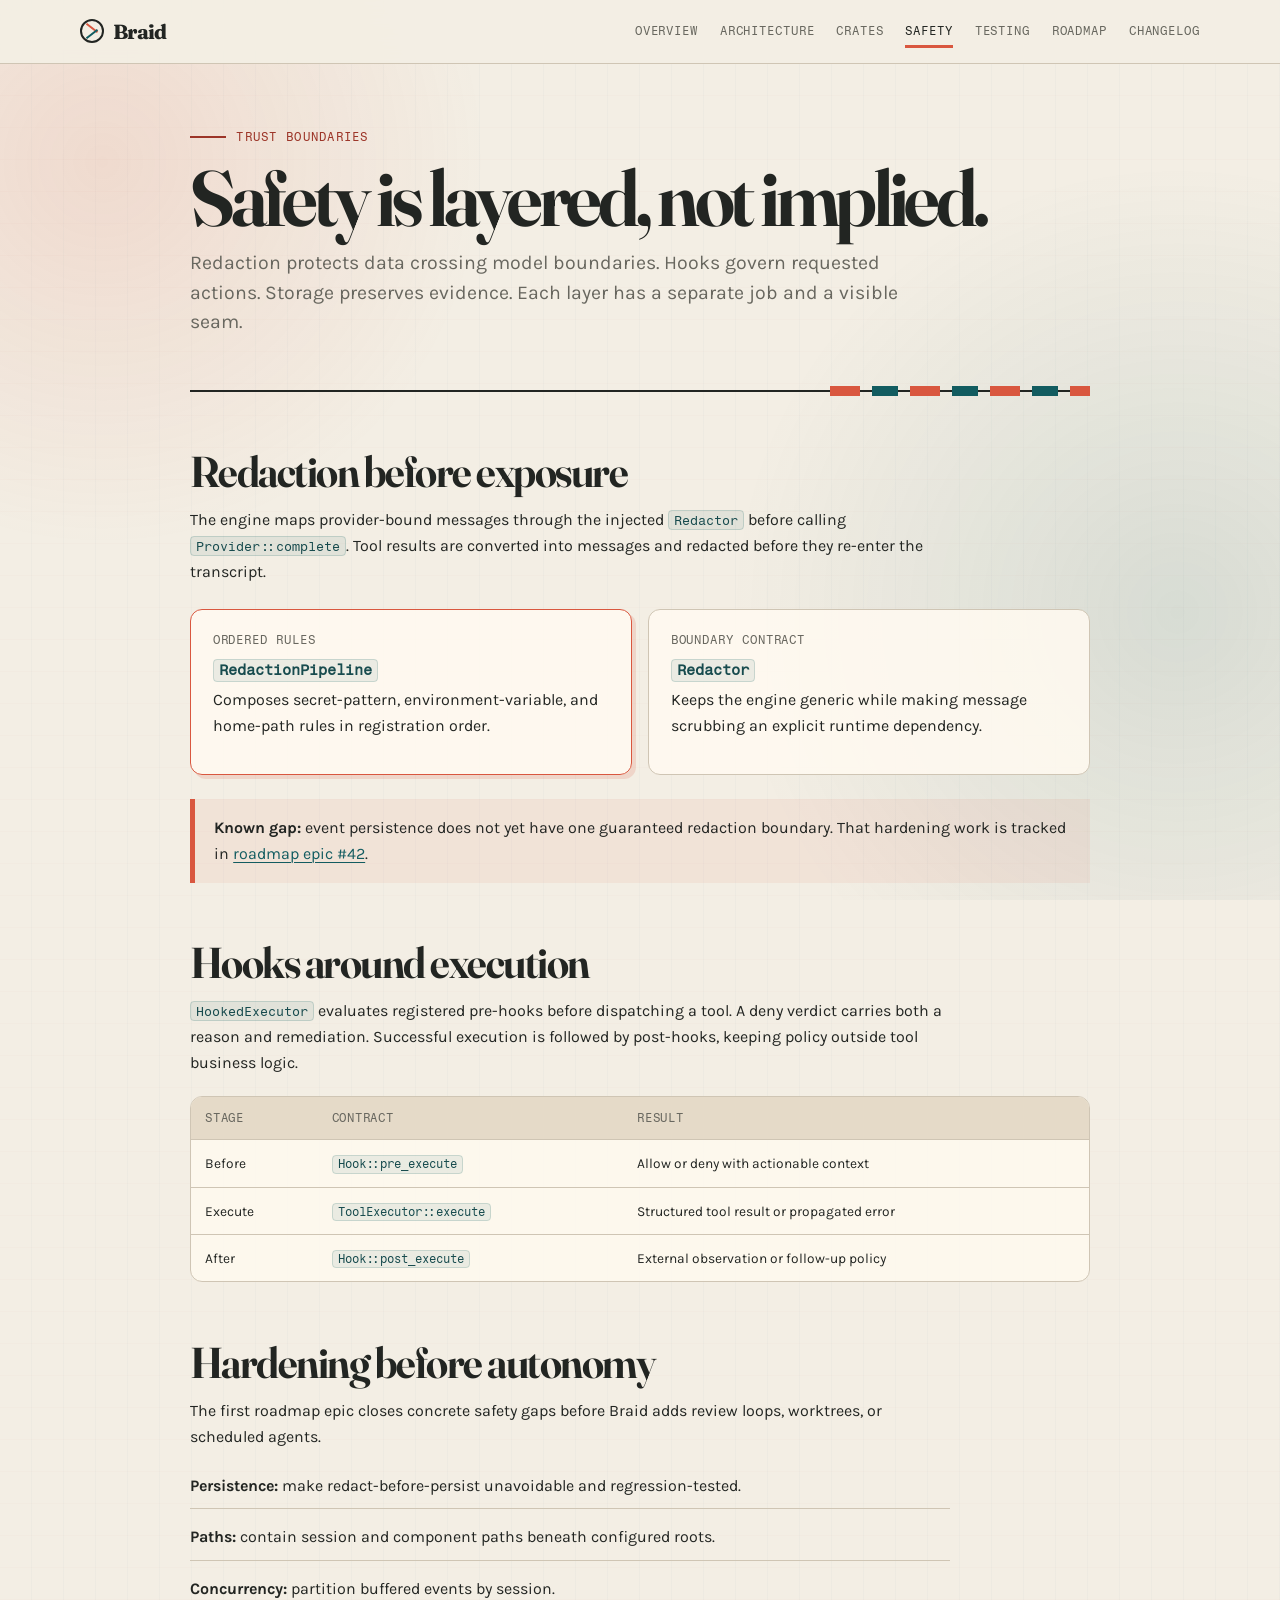
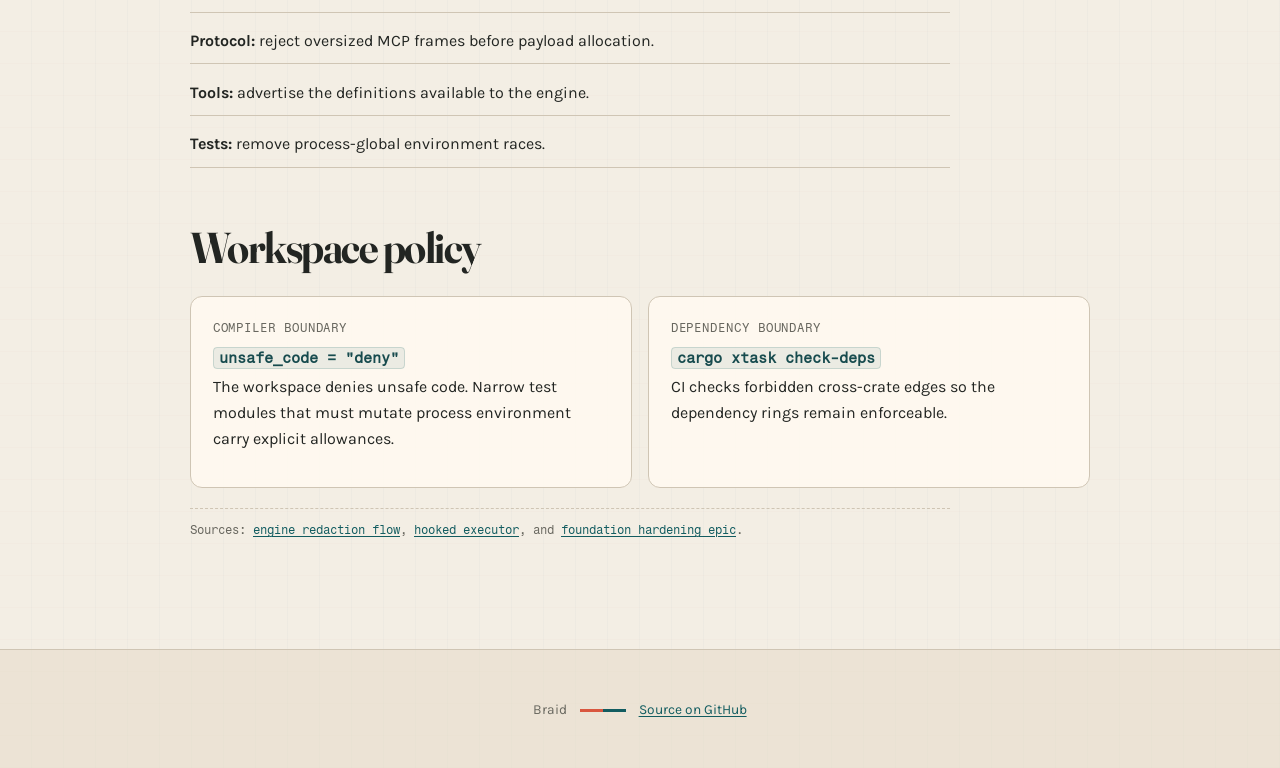
<file: site/safety/index.html>
<!doctype html>
<html lang="en">
  <head>
    <meta charset="utf-8" />
    <meta name="viewport" content="width=device-width, initial-scale=1" />
    <meta name="description" content="Braid's redaction, hook policy, and runtime trust boundaries." />
    <title>Safety &mdash; Braid</title>
    <link rel="stylesheet" href="../style.css" />
  </head>
  <body>
    <a class="skip-link" href="#main">Skip to content</a>
    <nav aria-label="Primary navigation">
      <a class="brand" href="../"><span class="brand-mark" aria-hidden="true"></span>Braid</a>
      <a href="../">Overview</a>
      <a href="../architecture/">Architecture</a>
      <a href="../crates/">Crates</a>
      <a href="../safety/" aria-current="page">Safety</a>
      <a href="../testing/">Testing</a>
      <a href="../roadmap/">Roadmap</a>
      <a href="../changelog/">Changelog</a>
    </nav>

    <main id="main" class="page prose" tabindex="-1">
      <header class="page-header">
        <p class="eyebrow">Trust boundaries</p>
        <h1>Safety is layered, not implied.</h1>
        <p class="subtitle">
          Redaction protects data crossing model boundaries. Hooks govern requested actions.
          Storage preserves evidence. Each layer has a separate job and a visible seam.
        </p>
      </header>

      <h2>Redaction before exposure</h2>
      <p>
        The engine maps provider-bound messages through the injected <code>Redactor</code> before
        calling <code>Provider::complete</code>. Tool results are converted into messages and
        redacted before they re-enter the transcript.
      </p>
      <div class="two-column">
        <article class="card coral">
          <span class="kicker">Ordered rules</span>
          <h3><code>RedactionPipeline</code></h3>
          <p>Composes secret-pattern, environment-variable, and home-path rules in registration order.</p>
        </article>
        <article class="card">
          <span class="kicker">Boundary contract</span>
          <h3><code>Redactor</code></h3>
          <p>Keeps the engine generic while making message scrubbing an explicit runtime dependency.</p>
        </article>
      </div>

      <div class="callout">
        <strong>Known gap:</strong> event persistence does not yet have one guaranteed redaction
        boundary. That hardening work is tracked in
        <a href="https://github.com/89jobrien/braid/issues/42">roadmap epic #42</a>.
      </div>

      <h2>Hooks around execution</h2>
      <p>
        <code>HookedExecutor</code> evaluates registered pre-hooks before dispatching a tool. A
        deny verdict carries both a reason and remediation. Successful execution is followed by
        post-hooks, keeping policy outside tool business logic.
      </p>
      <div class="table-wrap">
        <table>
          <thead><tr><th scope="col">Stage</th><th scope="col">Contract</th><th scope="col">Result</th></tr></thead>
          <tbody>
            <tr><td>Before</td><td><code>Hook::pre_execute</code></td><td>Allow or deny with actionable context</td></tr>
            <tr><td>Execute</td><td><code>ToolExecutor::execute</code></td><td>Structured tool result or propagated error</td></tr>
            <tr><td>After</td><td><code>Hook::post_execute</code></td><td>External observation or follow-up policy</td></tr>
          </tbody>
        </table>
      </div>

      <h2>Hardening before autonomy</h2>
      <p>
        The first roadmap epic closes concrete safety gaps before Braid adds review loops,
        worktrees, or scheduled agents.
      </p>
      <ul class="plain-list">
        <li><strong>Persistence:</strong> make redact-before-persist unavoidable and regression-tested.</li>
        <li><strong>Paths:</strong> contain session and component paths beneath configured roots.</li>
        <li><strong>Concurrency:</strong> partition buffered events by session.</li>
        <li><strong>Protocol:</strong> reject oversized MCP frames before payload allocation.</li>
        <li><strong>Tools:</strong> advertise the definitions available to the engine.</li>
        <li><strong>Tests:</strong> remove process-global environment races.</li>
      </ul>

      <h2>Workspace policy</h2>
      <div class="two-column">
        <article class="panel">
          <span class="kicker">Compiler boundary</span>
          <h3><code>unsafe_code = "deny"</code></h3>
          <p>The workspace denies unsafe code. Narrow test modules that must mutate process environment carry explicit allowances.</p>
        </article>
        <article class="panel">
          <span class="kicker">Dependency boundary</span>
          <h3><code>cargo xtask check-deps</code></h3>
          <p>CI checks forbidden cross-crate edges so the dependency rings remain enforceable.</p>
        </article>
      </div>

      <p class="source-note">
        Sources:
        <a href="https://github.com/89jobrien/braid/blob/main/crates/braid-engine/src/engine.rs">engine redaction flow</a>,
        <a href="https://github.com/89jobrien/braid/blob/main/crates/braid-hooks/src/executor.rs">hooked executor</a>,
        and <a href="https://github.com/89jobrien/braid/issues/42">foundation hardening epic</a>.
      </p>
    </main>

    <footer>Braid <span class="thread" aria-hidden="true"></span> <a href="https://github.com/89jobrien/braid">Source on GitHub</a></footer>
  </body>
</html>
</file>
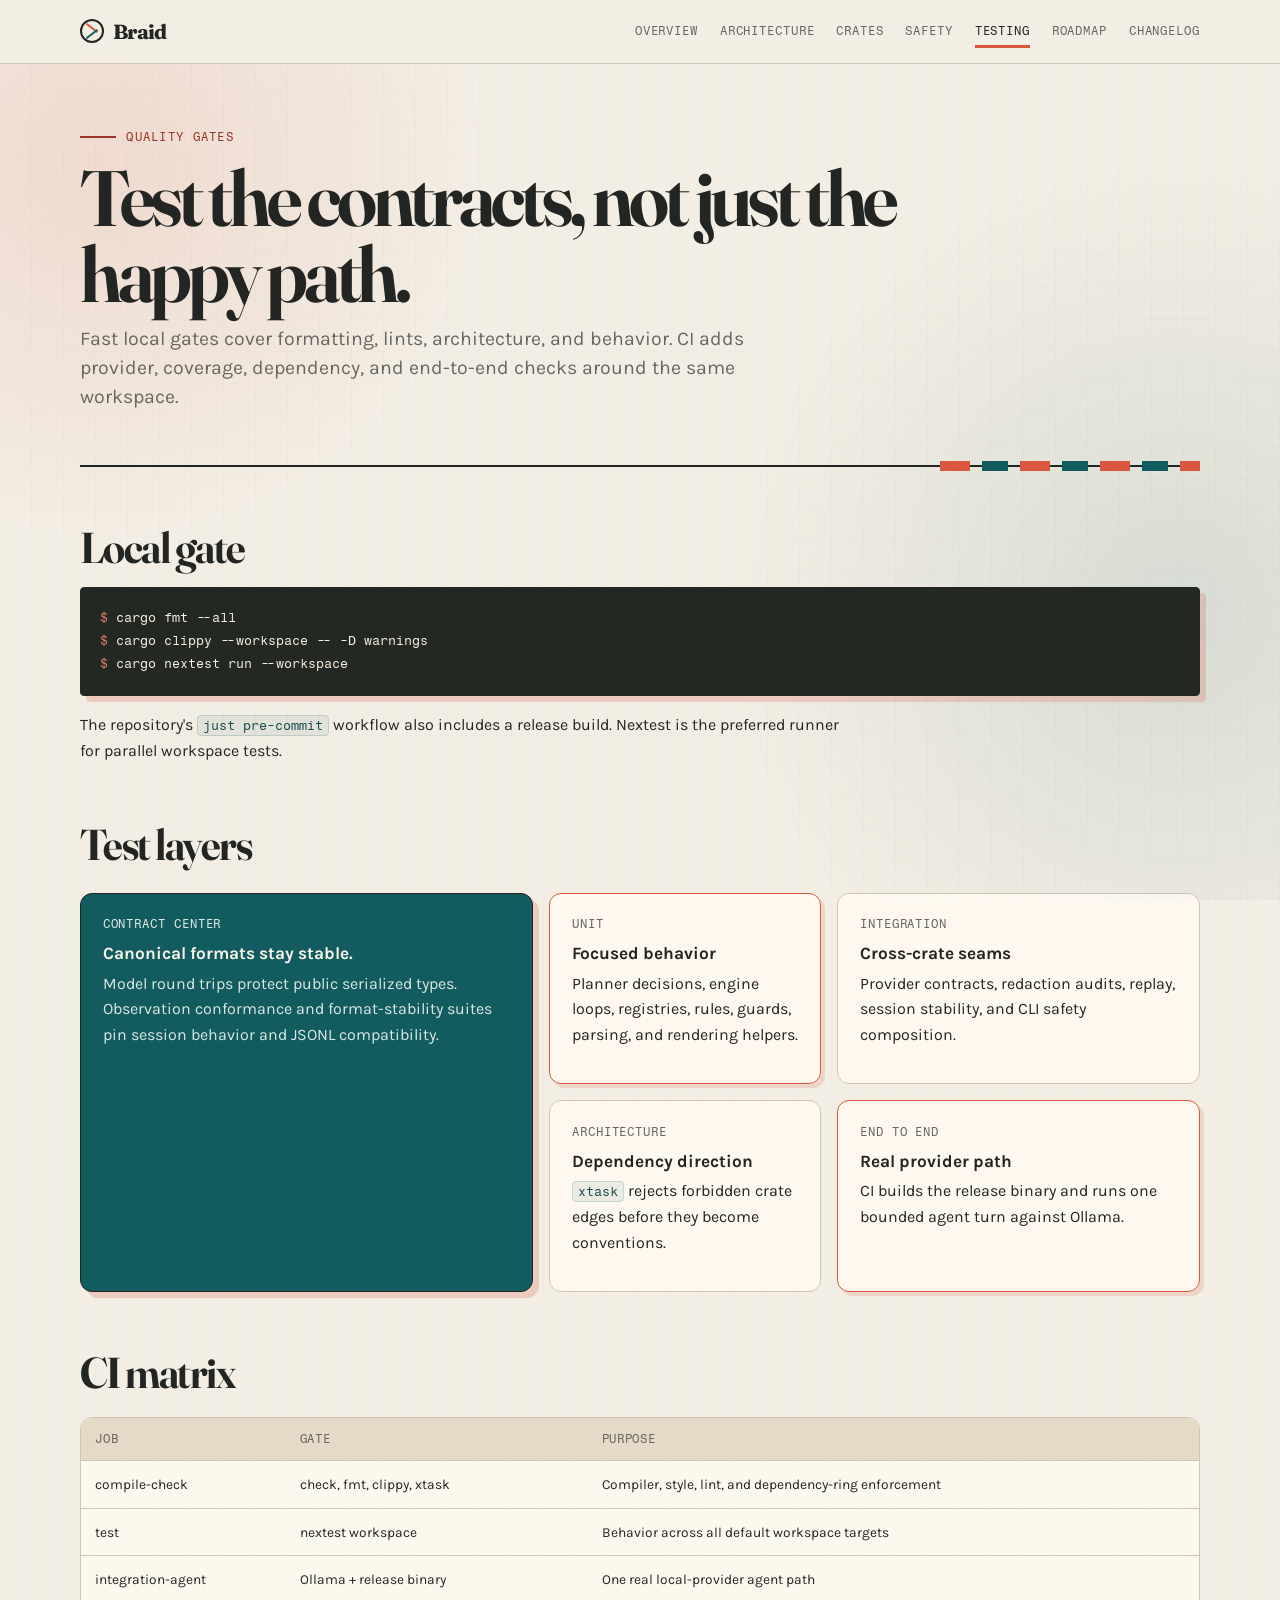
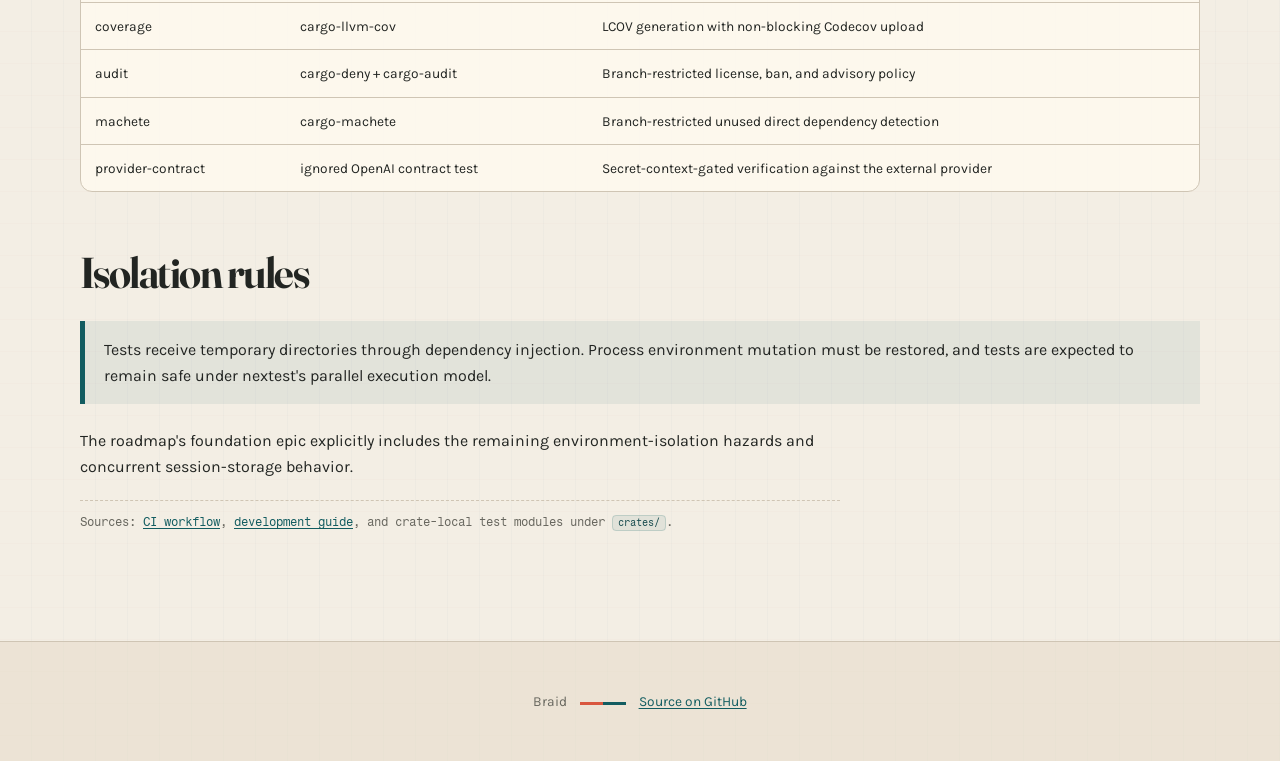
<file: site/testing/index.html>
<!doctype html>
<html lang="en">
  <head>
    <meta charset="utf-8" />
    <meta name="viewport" content="width=device-width, initial-scale=1" />
    <meta name="description" content="Braid's local quality gates, test layers, and CI jobs." />
    <title>Testing &mdash; Braid</title>
    <link rel="stylesheet" href="../style.css" />
  </head>
  <body>
    <a class="skip-link" href="#main">Skip to content</a>
    <nav aria-label="Primary navigation">
      <a class="brand" href="../"><span class="brand-mark" aria-hidden="true"></span>Braid</a>
      <a href="../">Overview</a>
      <a href="../architecture/">Architecture</a>
      <a href="../crates/">Crates</a>
      <a href="../safety/">Safety</a>
      <a href="../testing/" aria-current="page">Testing</a>
      <a href="../roadmap/">Roadmap</a>
      <a href="../changelog/">Changelog</a>
    </nav>

    <main id="main" class="wide-page prose" tabindex="-1">
      <header class="page-header">
        <p class="eyebrow">Quality gates</p>
        <h1>Test the contracts, not just the happy path.</h1>
        <p class="subtitle">
          Fast local gates cover formatting, lints, architecture, and behavior. CI adds provider,
          coverage, dependency, and end-to-end checks around the same workspace.
        </p>
      </header>

      <h2>Local gate</h2>
      <pre><span class="prompt">$</span> cargo fmt --all
<span class="prompt">$</span> cargo clippy --workspace -- -D warnings
<span class="prompt">$</span> cargo nextest run --workspace</pre>
      <p>
        The repository's <code>just pre-commit</code> workflow also includes a release build.
        Nextest is the preferred runner for parallel workspace tests.
      </p>

      <h2>Test layers</h2>
      <div class="weave-grid">
        <article class="card emphasis">
          <span class="kicker">Contract center</span>
          <h3>Canonical formats stay stable.</h3>
          <p>
            Model round trips protect public serialized types. Observation conformance and
            format-stability suites pin session behavior and JSONL compatibility.
          </p>
        </article>
        <article class="card coral">
          <span class="kicker">Unit</span>
          <h3>Focused behavior</h3>
          <p>Planner decisions, engine loops, registries, rules, guards, parsing, and rendering helpers.</p>
        </article>
        <article class="card">
          <span class="kicker">Integration</span>
          <h3>Cross-crate seams</h3>
          <p>Provider contracts, redaction audits, replay, session stability, and CLI safety composition.</p>
        </article>
        <article class="card">
          <span class="kicker">Architecture</span>
          <h3>Dependency direction</h3>
          <p><code>xtask</code> rejects forbidden crate edges before they become conventions.</p>
        </article>
        <article class="card coral">
          <span class="kicker">End to end</span>
          <h3>Real provider path</h3>
          <p>CI builds the release binary and runs one bounded agent turn against Ollama.</p>
        </article>
      </div>

      <h2>CI matrix</h2>
      <div class="table-wrap">
        <table>
          <thead><tr><th scope="col">Job</th><th scope="col">Gate</th><th scope="col">Purpose</th></tr></thead>
          <tbody>
            <tr><td>compile-check</td><td>check, fmt, clippy, xtask</td><td>Compiler, style, lint, and dependency-ring enforcement</td></tr>
            <tr><td>test</td><td>nextest workspace</td><td>Behavior across all default workspace targets</td></tr>
            <tr><td>integration-agent</td><td>Ollama + release binary</td><td>One real local-provider agent path</td></tr>
            <tr><td>coverage</td><td>cargo-llvm-cov</td><td>LCOV generation with non-blocking Codecov upload</td></tr>
            <tr><td>audit</td><td>cargo-deny + cargo-audit</td><td>Branch-restricted license, ban, and advisory policy</td></tr>
            <tr><td>machete</td><td>cargo-machete</td><td>Branch-restricted unused direct dependency detection</td></tr>
            <tr><td>provider-contract</td><td>ignored OpenAI contract test</td><td>Secret-context-gated verification against the external provider</td></tr>
          </tbody>
        </table>
      </div>

      <h2>Isolation rules</h2>
      <div class="callout teal">
        Tests receive temporary directories through dependency injection. Process environment
        mutation must be restored, and tests are expected to remain safe under nextest's parallel
        execution model.
      </div>
      <p>
        The roadmap's foundation epic explicitly includes the remaining environment-isolation
        hazards and concurrent session-storage behavior.
      </p>

      <p class="source-note">
        Sources:
        <a href="https://github.com/89jobrien/braid/blob/main/.github/workflows/ci.yml">CI workflow</a>,
        <a href="https://github.com/89jobrien/braid/blob/main/AGENTS.md">development guide</a>,
        and crate-local test modules under <code>crates/</code>.
      </p>
    </main>

    <footer>Braid <span class="thread" aria-hidden="true"></span> <a href="https://github.com/89jobrien/braid">Source on GitHub</a></footer>
  </body>
</html>
</file>
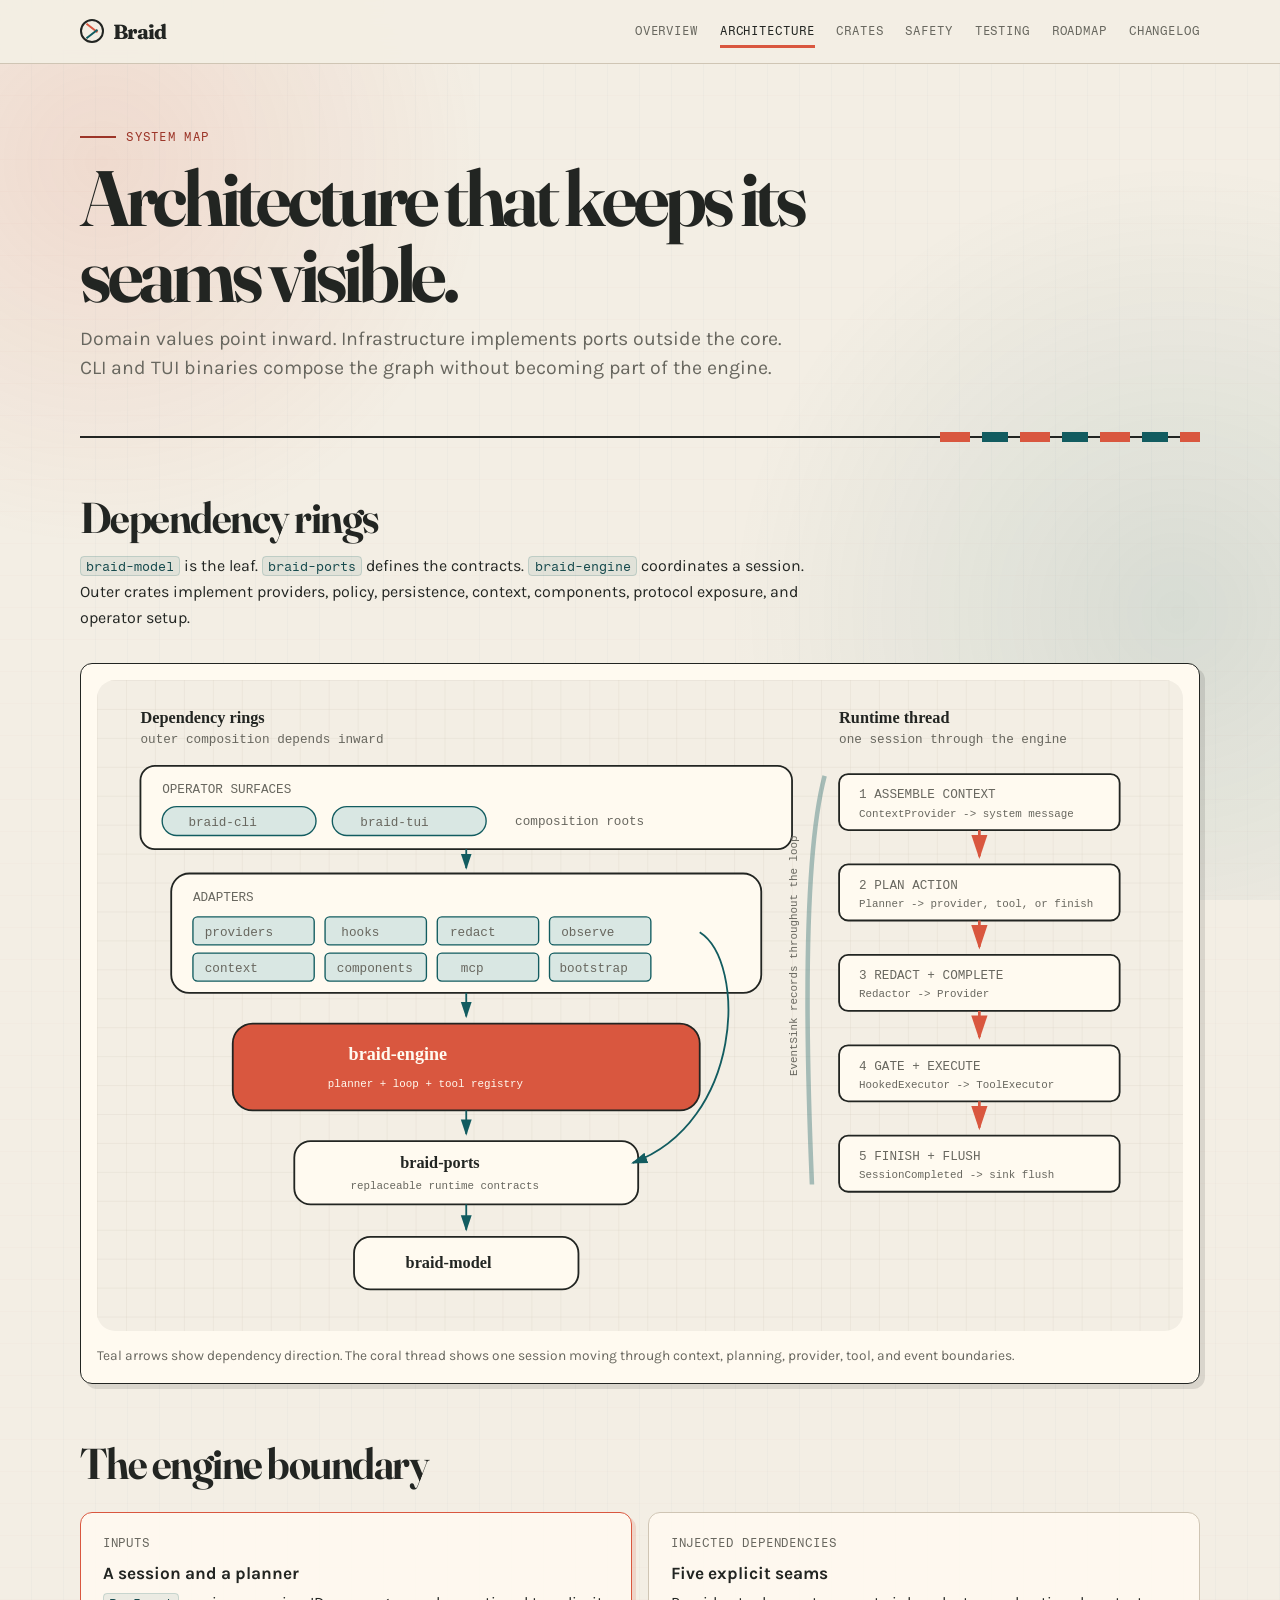
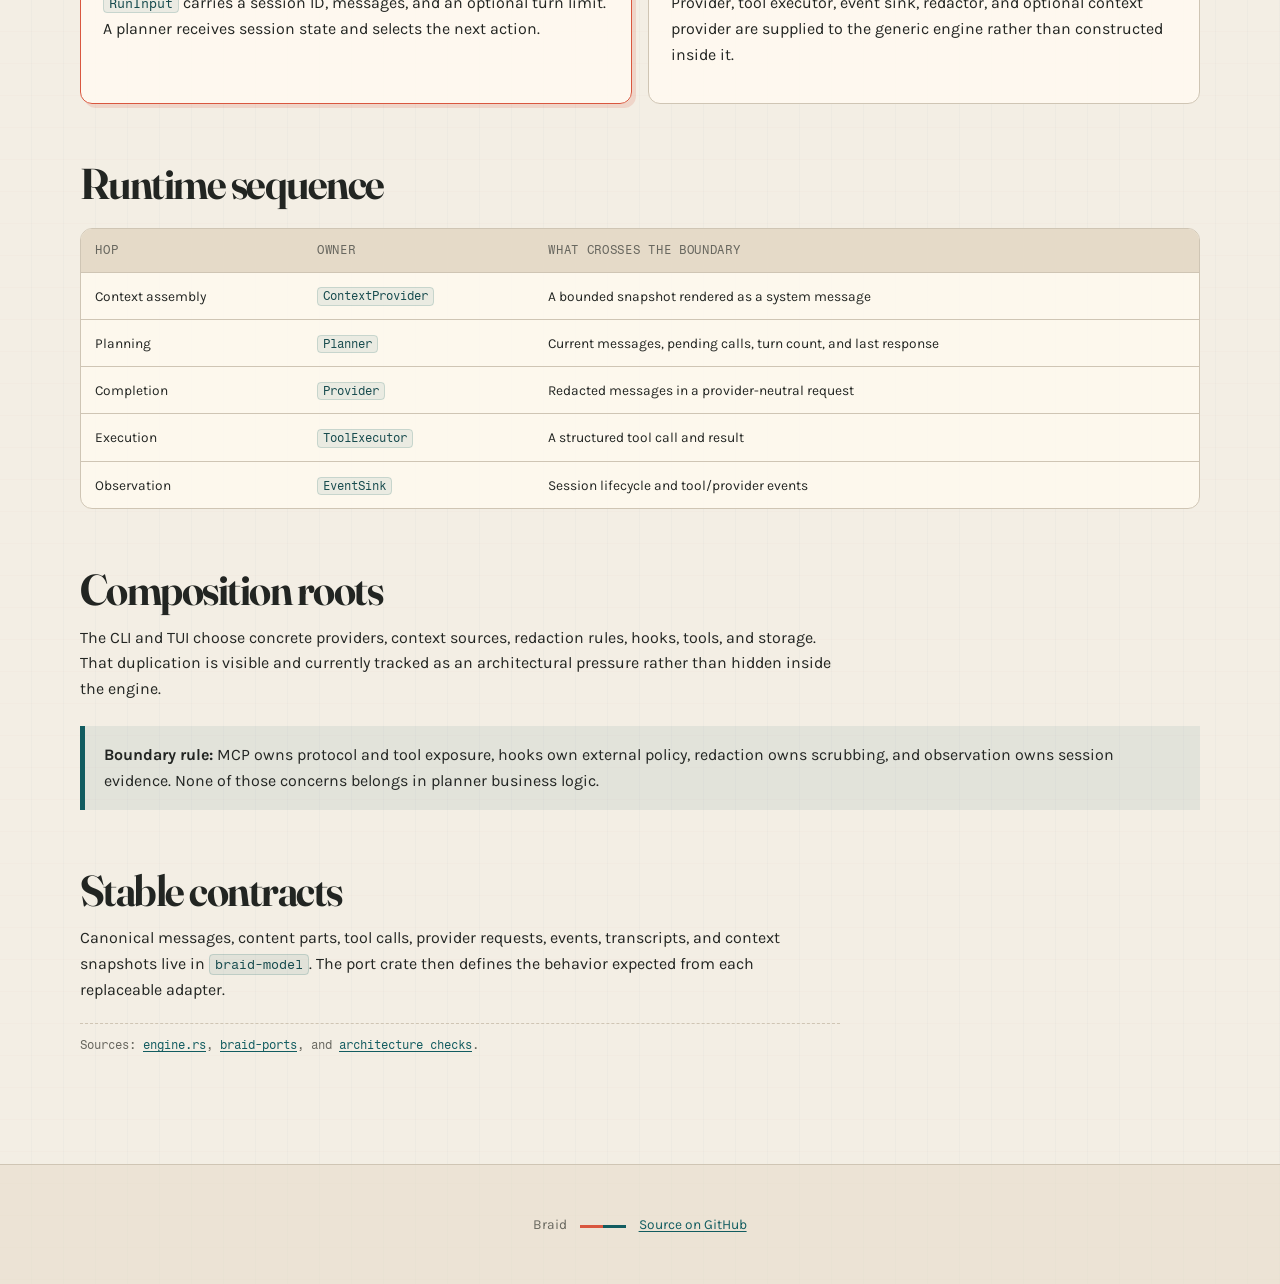
<file: site/architecture.html>
<!doctype html>
<html lang="en">
  <head>
    <meta charset="utf-8" />
    <meta name="viewport" content="width=device-width, initial-scale=1" />
    <meta name="description" content="Braid's hexagonal crate boundaries and runtime data flow." />
    <title>Architecture &mdash; Braid</title>
    <link rel="stylesheet" href="style.css" />
  </head>
  <body>
    <a class="skip-link" href="#main">Skip to content</a>
    <nav aria-label="Primary navigation">
      <a class="brand" href="index.html"><span class="brand-mark" aria-hidden="true"></span>Braid</a>
      <a href="index.html">Overview</a>
      <a href="architecture.html" aria-current="page">Architecture</a>
      <a href="crates.html">Crates</a>
      <a href="safety.html">Safety</a>
      <a href="testing.html">Testing</a>
      <a href="roadmap.html">Roadmap</a>
      <a href="changelog.html">Changelog</a>
    </nav>

    <main id="main" class="wide-page prose" tabindex="-1">
      <header class="page-header">
        <p class="eyebrow">System map</p>
        <h1>Architecture that keeps its seams visible.</h1>
        <p class="subtitle">
          Domain values point inward. Infrastructure implements ports outside the core. CLI and
          TUI binaries compose the graph without becoming part of the engine.
        </p>
      </header>

      <h2>Dependency rings</h2>
      <p>
        <code>braid-model</code> is the leaf. <code>braid-ports</code> defines the contracts.
        <code>braid-engine</code> coordinates a session. Outer crates implement providers,
        policy, persistence, context, components, protocol exposure, and operator setup.
      </p>
      <figure class="diagram">
        <img src="architecture.svg" alt="Braid dependency rings and runtime call sequence" />
        <figcaption>
          Teal arrows show dependency direction. The coral thread shows one session moving
          through context, planning, provider, tool, and event boundaries.
        </figcaption>
      </figure>

      <h2>The engine boundary</h2>
      <div class="two-column">
        <article class="card coral">
          <span class="kicker">Inputs</span>
          <h3>A session and a planner</h3>
          <p>
            <code>RunInput</code> carries a session ID, messages, and an optional turn limit.
            A planner receives session state and selects the next action.
          </p>
        </article>
        <article class="card">
          <span class="kicker">Injected dependencies</span>
          <h3>Five explicit seams</h3>
          <p>
            Provider, tool executor, event sink, redactor, and optional context provider are
            supplied to the generic engine rather than constructed inside it.
          </p>
        </article>
      </div>

      <h2>Runtime sequence</h2>
      <div class="table-wrap">
        <table>
          <thead>
            <tr><th scope="col">Hop</th><th scope="col">Owner</th><th scope="col">What crosses the boundary</th></tr>
          </thead>
          <tbody>
            <tr><td>Context assembly</td><td><code>ContextProvider</code></td><td>A bounded snapshot rendered as a system message</td></tr>
            <tr><td>Planning</td><td><code>Planner</code></td><td>Current messages, pending calls, turn count, and last response</td></tr>
            <tr><td>Completion</td><td><code>Provider</code></td><td>Redacted messages in a provider-neutral request</td></tr>
            <tr><td>Execution</td><td><code>ToolExecutor</code></td><td>A structured tool call and result</td></tr>
            <tr><td>Observation</td><td><code>EventSink</code></td><td>Session lifecycle and tool/provider events</td></tr>
          </tbody>
        </table>
      </div>

      <h2>Composition roots</h2>
      <p>
        The CLI and TUI choose concrete providers, context sources, redaction rules, hooks,
        tools, and storage. That duplication is visible and currently tracked as an architectural
        pressure rather than hidden inside the engine.
      </p>
      <div class="callout teal">
        <strong>Boundary rule:</strong> MCP owns protocol and tool exposure, hooks own external
        policy, redaction owns scrubbing, and observation owns session evidence. None of those
        concerns belongs in planner business logic.
      </div>

      <h2>Stable contracts</h2>
      <p>
        Canonical messages, content parts, tool calls, provider requests, events, transcripts,
        and context snapshots live in <code>braid-model</code>. The port crate then defines the
        behavior expected from each replaceable adapter.
      </p>
      <p class="source-note">
        Sources:
        <a href="https://github.com/89jobrien/braid/blob/main/crates/braid-engine/src/engine.rs">engine.rs</a>,
        <a href="https://github.com/89jobrien/braid/blob/main/crates/braid-ports/src/lib.rs">braid-ports</a>,
        and <a href="https://github.com/89jobrien/braid/blob/main/xtask/src/main.rs">architecture checks</a>.
      </p>
    </main>

    <footer>Braid <span class="thread" aria-hidden="true"></span> <a href="https://github.com/89jobrien/braid">Source on GitHub</a></footer>
  </body>
</html>
</file>
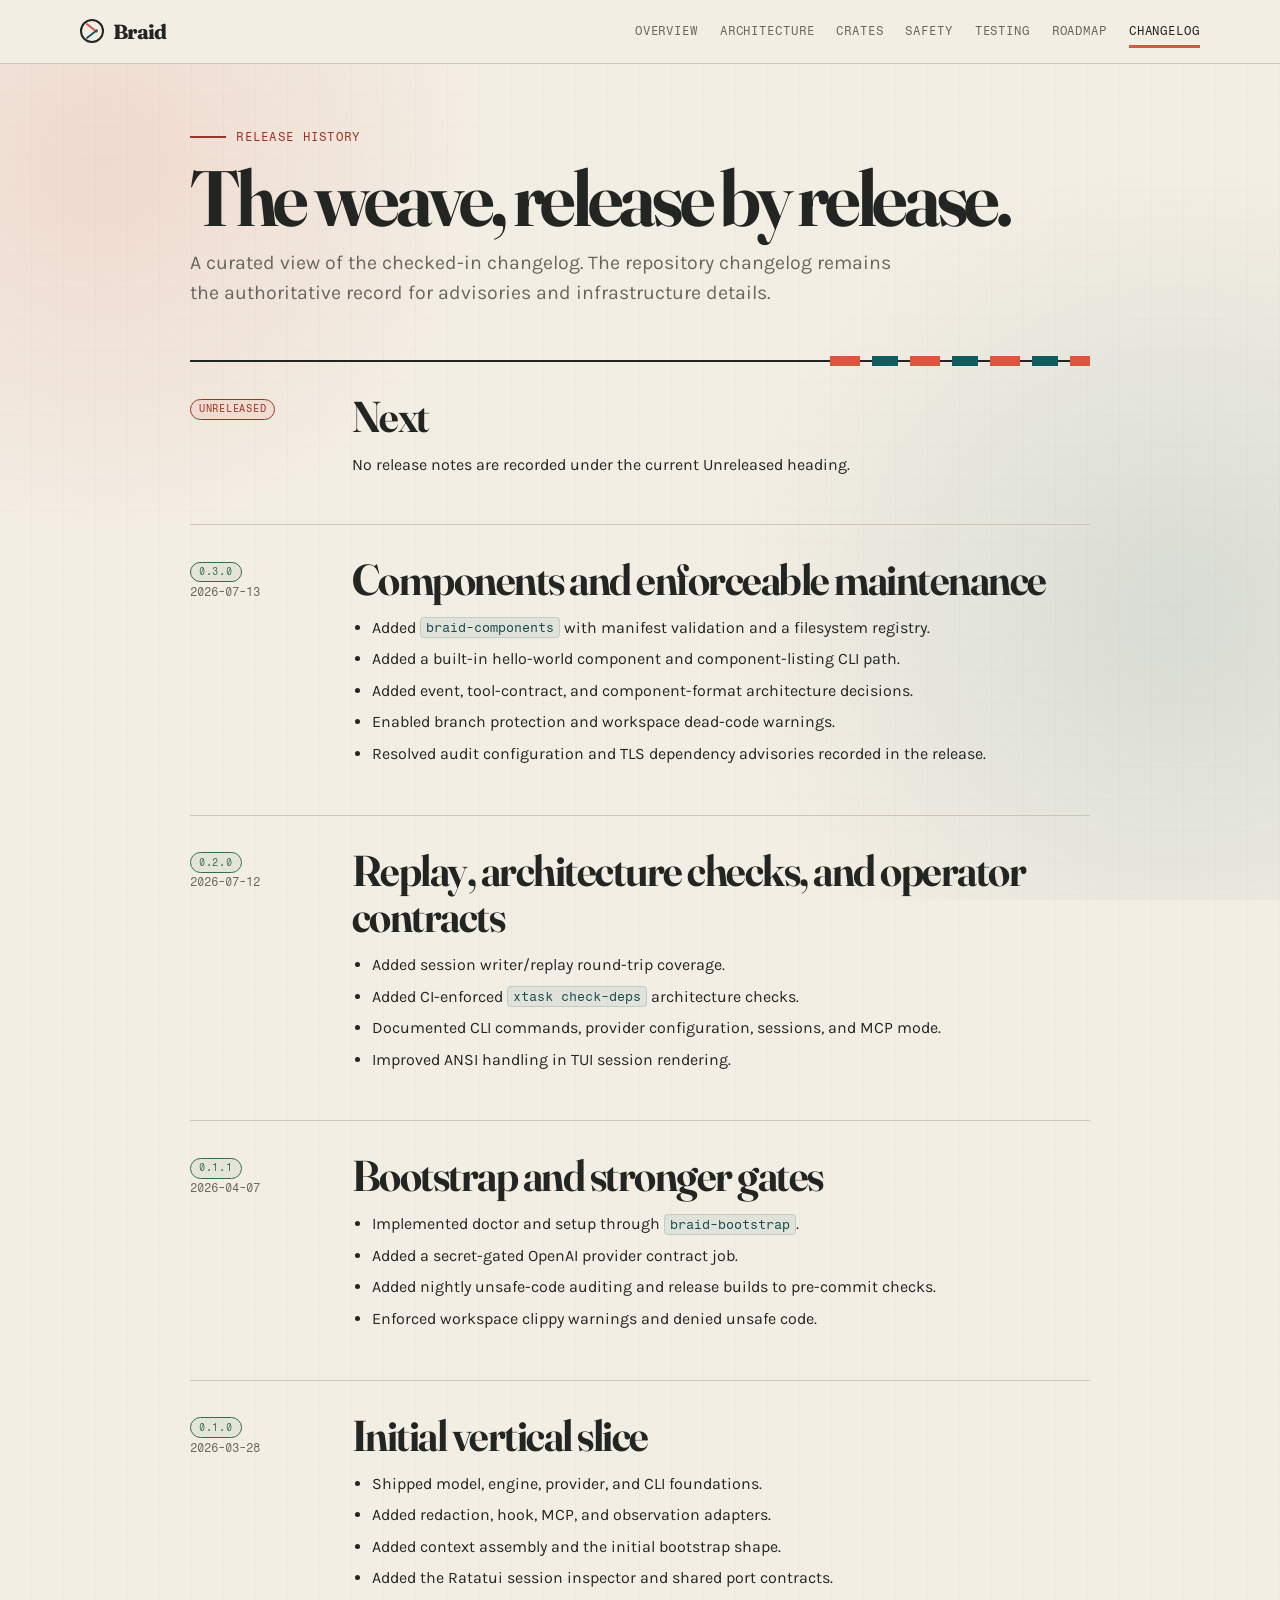
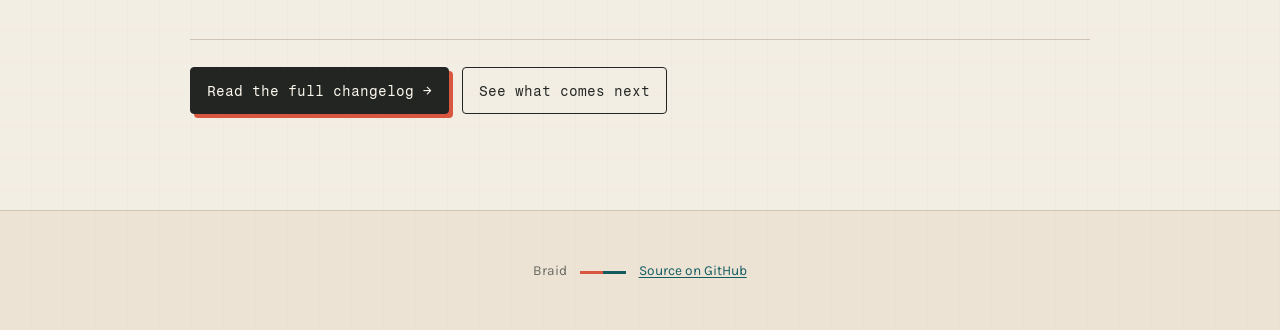
<file: site/changelog.html>
<!doctype html>
<html lang="en">
  <head>
    <meta charset="utf-8" />
    <meta name="viewport" content="width=device-width, initial-scale=1" />
    <meta name="description" content="A curated release history for the Braid agent platform." />
    <title>Changelog &mdash; Braid</title>
    <link rel="stylesheet" href="style.css" />
  </head>
  <body>
    <a class="skip-link" href="#main">Skip to content</a>
    <nav aria-label="Primary navigation">
      <a class="brand" href="index.html"><span class="brand-mark" aria-hidden="true"></span>Braid</a>
      <a href="index.html">Overview</a>
      <a href="architecture.html">Architecture</a>
      <a href="crates.html">Crates</a>
      <a href="safety.html">Safety</a>
      <a href="testing.html">Testing</a>
      <a href="roadmap.html">Roadmap</a>
      <a href="changelog.html" aria-current="page">Changelog</a>
    </nav>

    <main id="main" class="page prose" tabindex="-1">
      <header class="page-header">
        <p class="eyebrow">Release history</p>
        <h1>The weave, release by release.</h1>
        <p class="subtitle">
          A curated view of the checked-in changelog. The repository changelog remains the
          authoritative record for advisories and infrastructure details.
        </p>
      </header>

      <section class="release">
        <div><span class="pill active">Unreleased</span></div>
        <div>
          <h2>Next</h2>
          <p>No release notes are recorded under the current Unreleased heading.</p>
        </div>
      </section>

      <section class="release">
        <div><span class="pill shipped">0.3.0</span><p class="release-date">2026-07-13</p></div>
        <div>
          <h2>Components and enforceable maintenance</h2>
          <ul>
            <li>Added <code>braid-components</code> with manifest validation and a filesystem registry.</li>
            <li>Added a built-in hello-world component and component-listing CLI path.</li>
            <li>Added event, tool-contract, and component-format architecture decisions.</li>
            <li>Enabled branch protection and workspace dead-code warnings.</li>
            <li>Resolved audit configuration and TLS dependency advisories recorded in the release.</li>
          </ul>
        </div>
      </section>

      <section class="release">
        <div><span class="pill shipped">0.2.0</span><p class="release-date">2026-07-12</p></div>
        <div>
          <h2>Replay, architecture checks, and operator contracts</h2>
          <ul>
            <li>Added session writer/replay round-trip coverage.</li>
            <li>Added CI-enforced <code>xtask check-deps</code> architecture checks.</li>
            <li>Documented CLI commands, provider configuration, sessions, and MCP mode.</li>
            <li>Improved ANSI handling in TUI session rendering.</li>
          </ul>
        </div>
      </section>

      <section class="release">
        <div><span class="pill shipped">0.1.1</span><p class="release-date">2026-04-07</p></div>
        <div>
          <h2>Bootstrap and stronger gates</h2>
          <ul>
            <li>Implemented doctor and setup through <code>braid-bootstrap</code>.</li>
            <li>Added a secret-gated OpenAI provider contract job.</li>
            <li>Added nightly unsafe-code auditing and release builds to pre-commit checks.</li>
            <li>Enforced workspace clippy warnings and denied unsafe code.</li>
          </ul>
        </div>
      </section>

      <section class="release">
        <div><span class="pill shipped">0.1.0</span><p class="release-date">2026-03-28</p></div>
        <div>
          <h2>Initial vertical slice</h2>
          <ul>
            <li>Shipped model, engine, provider, and CLI foundations.</li>
            <li>Added redaction, hook, MCP, and observation adapters.</li>
            <li>Added context assembly and the initial bootstrap shape.</li>
            <li>Added the Ratatui session inspector and shared port contracts.</li>
          </ul>
        </div>
      </section>

      <div class="actions">
        <a class="button" href="https://github.com/89jobrien/braid/blob/main/CHANGELOG.md">Read the full changelog &rarr;</a>
        <a class="button secondary" href="roadmap.html">See what comes next</a>
      </div>
    </main>

    <footer>Braid <span class="thread" aria-hidden="true"></span> <a href="https://github.com/89jobrien/braid">Source on GitHub</a></footer>
  </body>
</html>
</file>
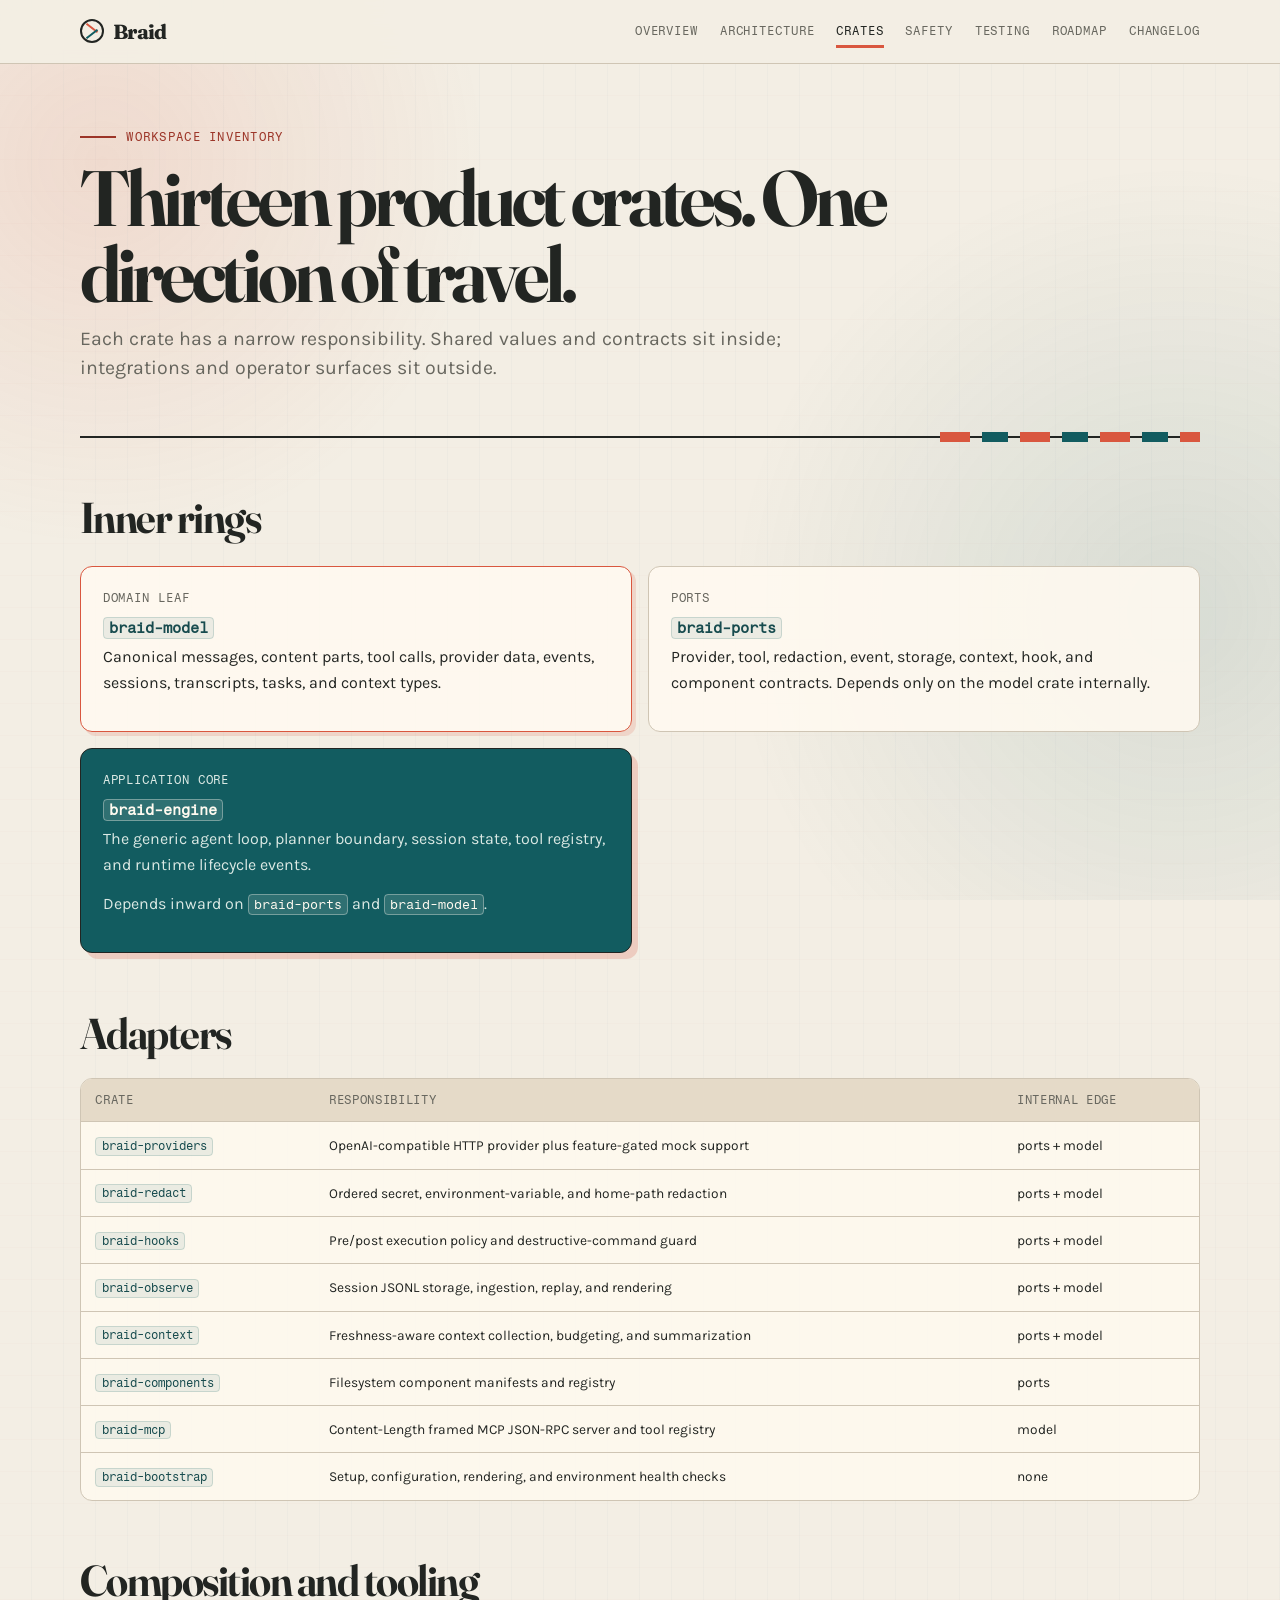
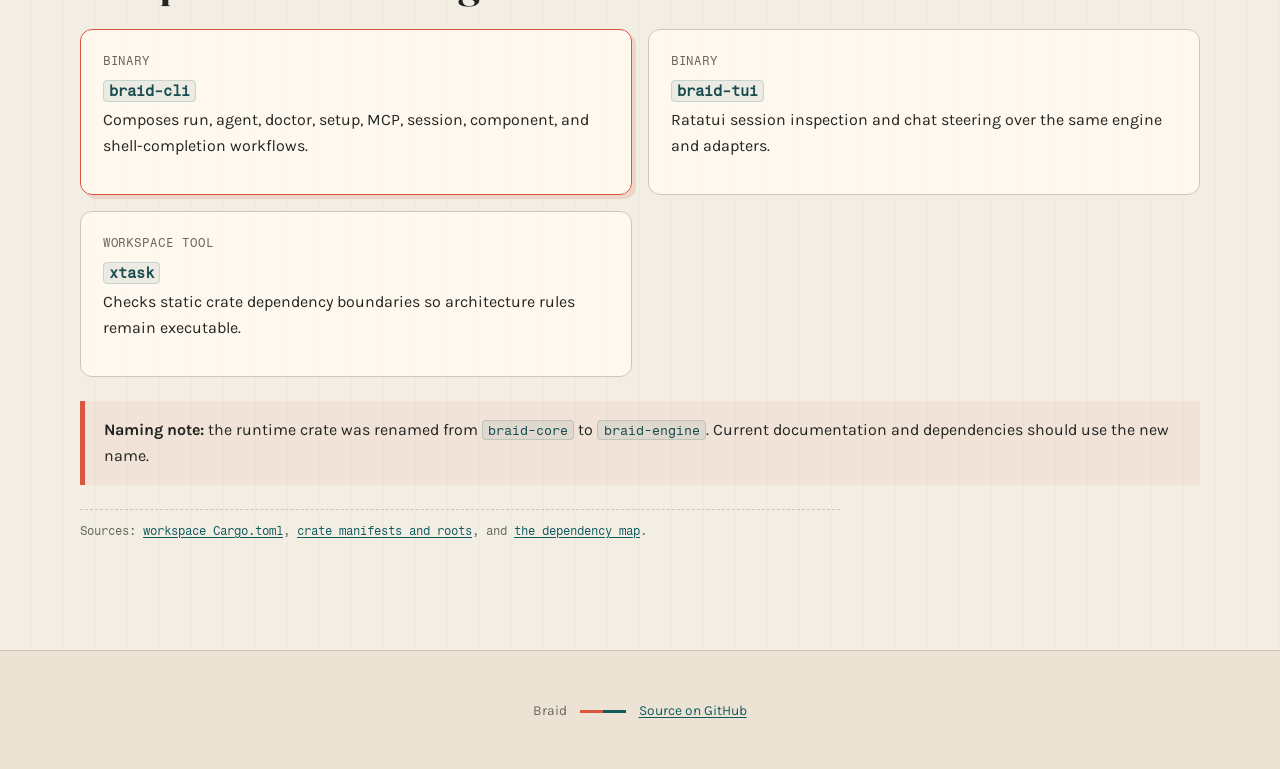
<file: site/crates.html>
<!doctype html>
<html lang="en">
  <head>
    <meta charset="utf-8" />
    <meta name="viewport" content="width=device-width, initial-scale=1" />
    <meta name="description" content="The crates and dependency roles in the Braid Rust workspace." />
    <title>Crates &mdash; Braid</title>
    <link rel="stylesheet" href="style.css" />
  </head>
  <body>
    <a class="skip-link" href="#main">Skip to content</a>
    <nav aria-label="Primary navigation">
      <a class="brand" href="index.html"><span class="brand-mark" aria-hidden="true"></span>Braid</a>
      <a href="index.html">Overview</a>
      <a href="architecture.html">Architecture</a>
      <a href="crates.html" aria-current="page">Crates</a>
      <a href="safety.html">Safety</a>
      <a href="testing.html">Testing</a>
      <a href="roadmap.html">Roadmap</a>
      <a href="changelog.html">Changelog</a>
    </nav>

    <main id="main" class="wide-page prose" tabindex="-1">
      <header class="page-header">
        <p class="eyebrow">Workspace inventory</p>
        <h1>Thirteen product crates. One direction of travel.</h1>
        <p class="subtitle">
          Each crate has a narrow responsibility. Shared values and contracts sit inside;
          integrations and operator surfaces sit outside.
        </p>
      </header>

      <h2>Inner rings</h2>
      <div class="card-grid">
        <article class="card coral">
          <span class="kicker">Domain leaf</span>
          <h3><code>braid-model</code></h3>
          <p>Canonical messages, content parts, tool calls, provider data, events, sessions, transcripts, tasks, and context types.</p>
        </article>
        <article class="card">
          <span class="kicker">Ports</span>
          <h3><code>braid-ports</code></h3>
          <p>Provider, tool, redaction, event, storage, context, hook, and component contracts. Depends only on the model crate internally.</p>
        </article>
        <article class="card emphasis">
          <span class="kicker">Application core</span>
          <h3><code>braid-engine</code></h3>
          <p>The generic agent loop, planner boundary, session state, tool registry, and runtime lifecycle events.</p>
          <p>Depends inward on <code>braid-ports</code> and <code>braid-model</code>.</p>
        </article>
      </div>

      <h2>Adapters</h2>
      <div class="table-wrap">
        <table>
          <thead><tr><th scope="col">Crate</th><th scope="col">Responsibility</th><th scope="col">Internal edge</th></tr></thead>
          <tbody>
            <tr><td><code>braid-providers</code></td><td>OpenAI-compatible HTTP provider plus feature-gated mock support</td><td>ports + model</td></tr>
            <tr><td><code>braid-redact</code></td><td>Ordered secret, environment-variable, and home-path redaction</td><td>ports + model</td></tr>
            <tr><td><code>braid-hooks</code></td><td>Pre/post execution policy and destructive-command guard</td><td>ports + model</td></tr>
            <tr><td><code>braid-observe</code></td><td>Session JSONL storage, ingestion, replay, and rendering</td><td>ports + model</td></tr>
            <tr><td><code>braid-context</code></td><td>Freshness-aware context collection, budgeting, and summarization</td><td>ports + model</td></tr>
            <tr><td><code>braid-components</code></td><td>Filesystem component manifests and registry</td><td>ports</td></tr>
            <tr><td><code>braid-mcp</code></td><td>Content-Length framed MCP JSON-RPC server and tool registry</td><td>model</td></tr>
            <tr><td><code>braid-bootstrap</code></td><td>Setup, configuration, rendering, and environment health checks</td><td>none</td></tr>
          </tbody>
        </table>
      </div>

      <h2>Composition and tooling</h2>
      <div class="card-grid">
        <article class="card coral">
          <span class="kicker">Binary</span>
          <h3><code>braid-cli</code></h3>
          <p>Composes run, agent, doctor, setup, MCP, session, component, and shell-completion workflows.</p>
        </article>
        <article class="card">
          <span class="kicker">Binary</span>
          <h3><code>braid-tui</code></h3>
          <p>Ratatui session inspection and chat steering over the same engine and adapters.</p>
        </article>
        <article class="card">
          <span class="kicker">Workspace tool</span>
          <h3><code>xtask</code></h3>
          <p>Checks static crate dependency boundaries so architecture rules remain executable.</p>
        </article>
      </div>

      <div class="callout">
        <strong>Naming note:</strong> the runtime crate was renamed from <code>braid-core</code>
        to <code>braid-engine</code>. Current documentation and dependencies should use the new
        name.
      </div>

      <p class="source-note">
        Sources: <a href="https://github.com/89jobrien/braid/blob/main/Cargo.toml">workspace Cargo.toml</a>,
        <a href="https://github.com/89jobrien/braid/tree/main/crates">crate manifests and roots</a>,
        and <a href="architecture.html">the dependency map</a>.
      </p>
    </main>

    <footer>Braid <span class="thread" aria-hidden="true"></span> <a href="https://github.com/89jobrien/braid">Source on GitHub</a></footer>
  </body>
</html>
</file>
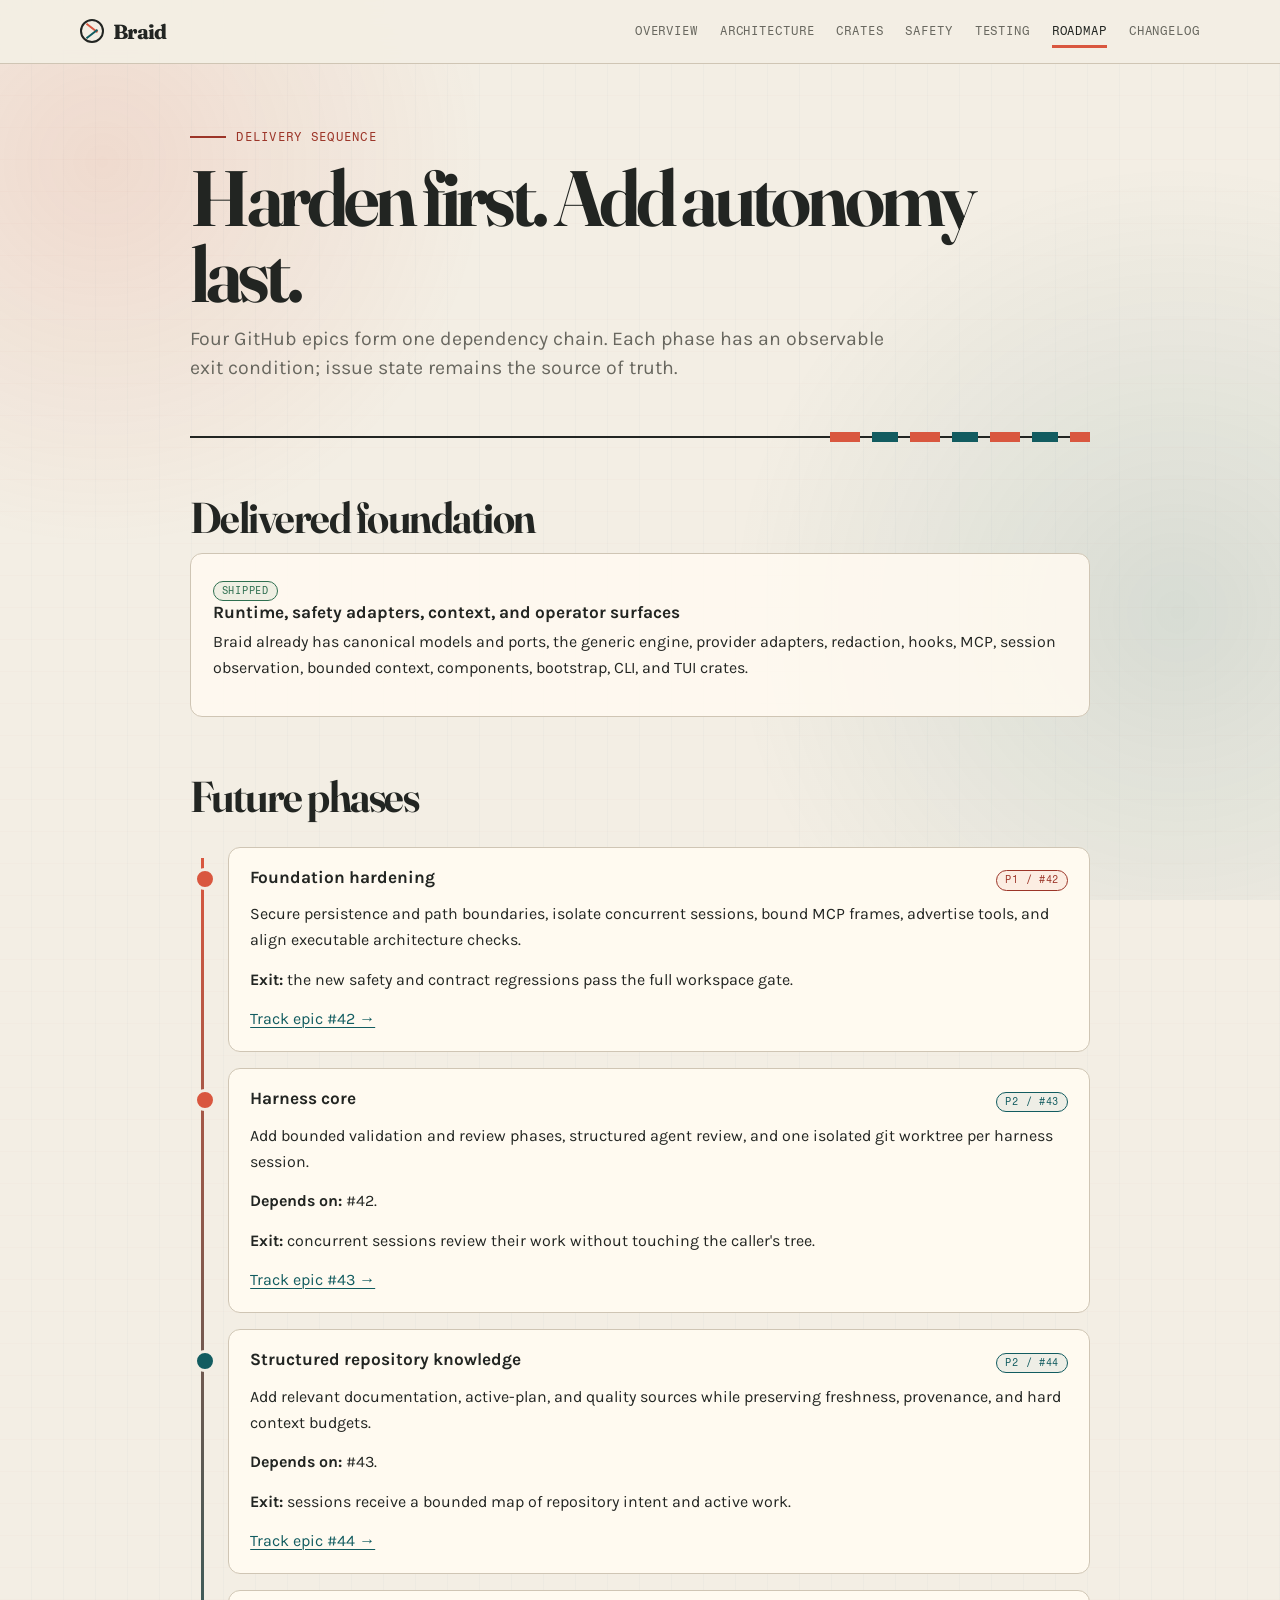
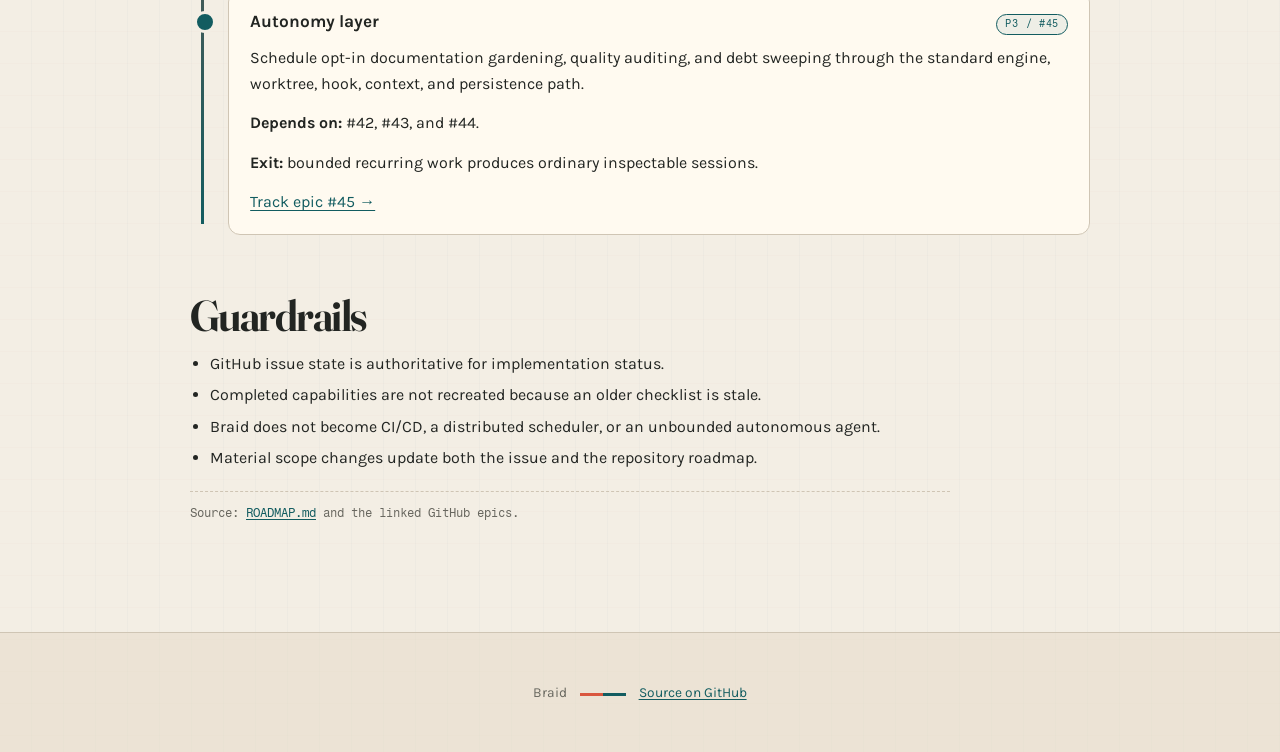
<file: site/roadmap.html>
<!doctype html>
<html lang="en">
  <head>
    <meta charset="utf-8" />
    <meta name="viewport" content="width=device-width, initial-scale=1" />
    <meta name="description" content="Braid's dependency-ordered roadmap from hardening to bounded autonomy." />
    <title>Roadmap &mdash; Braid</title>
    <link rel="stylesheet" href="style.css" />
  </head>
  <body>
    <a class="skip-link" href="#main">Skip to content</a>
    <nav aria-label="Primary navigation">
      <a class="brand" href="index.html"><span class="brand-mark" aria-hidden="true"></span>Braid</a>
      <a href="index.html">Overview</a>
      <a href="architecture.html">Architecture</a>
      <a href="crates.html">Crates</a>
      <a href="safety.html">Safety</a>
      <a href="testing.html">Testing</a>
      <a href="roadmap.html" aria-current="page">Roadmap</a>
      <a href="changelog.html">Changelog</a>
    </nav>

    <main id="main" class="page prose" tabindex="-1">
      <header class="page-header">
        <p class="eyebrow">Delivery sequence</p>
        <h1>Harden first. Add autonomy last.</h1>
        <p class="subtitle">
          Four GitHub epics form one dependency chain. Each phase has an observable exit
          condition; issue state remains the source of truth.
        </p>
      </header>

      <h2>Delivered foundation</h2>
      <div class="card">
        <span class="pill shipped">Shipped</span>
        <h3>Runtime, safety adapters, context, and operator surfaces</h3>
        <p>
          Braid already has canonical models and ports, the generic engine, provider adapters,
          redaction, hooks, MCP, session observation, bounded context, components, bootstrap,
          CLI, and TUI crates.
        </p>
      </div>

      <h2>Future phases</h2>
      <div class="roadmap-line">
        <article class="roadmap-item">
          <header><h3>Foundation hardening</h3><span class="pill active">P1 / #42</span></header>
          <p>
            Secure persistence and path boundaries, isolate concurrent sessions, bound MCP
            frames, advertise tools, and align executable architecture checks.
          </p>
          <p><strong>Exit:</strong> the new safety and contract regressions pass the full workspace gate.</p>
          <a href="https://github.com/89jobrien/braid/issues/42">Track epic #42 &rarr;</a>
        </article>

        <article class="roadmap-item">
          <header><h3>Harness core</h3><span class="pill planned">P2 / #43</span></header>
          <p>
            Add bounded validation and review phases, structured agent review, and one isolated
            git worktree per harness session.
          </p>
          <p><strong>Depends on:</strong> #42.</p>
          <p><strong>Exit:</strong> concurrent sessions review their work without touching the caller's tree.</p>
          <a href="https://github.com/89jobrien/braid/issues/43">Track epic #43 &rarr;</a>
        </article>

        <article class="roadmap-item">
          <header><h3>Structured repository knowledge</h3><span class="pill planned">P2 / #44</span></header>
          <p>
            Add relevant documentation, active-plan, and quality sources while preserving
            freshness, provenance, and hard context budgets.
          </p>
          <p><strong>Depends on:</strong> #43.</p>
          <p><strong>Exit:</strong> sessions receive a bounded map of repository intent and active work.</p>
          <a href="https://github.com/89jobrien/braid/issues/44">Track epic #44 &rarr;</a>
        </article>

        <article class="roadmap-item">
          <header><h3>Autonomy layer</h3><span class="pill planned">P3 / #45</span></header>
          <p>
            Schedule opt-in documentation gardening, quality auditing, and debt sweeping through
            the standard engine, worktree, hook, context, and persistence path.
          </p>
          <p><strong>Depends on:</strong> #42, #43, and #44.</p>
          <p><strong>Exit:</strong> bounded recurring work produces ordinary inspectable sessions.</p>
          <a href="https://github.com/89jobrien/braid/issues/45">Track epic #45 &rarr;</a>
        </article>
      </div>

      <h2>Guardrails</h2>
      <ul>
        <li>GitHub issue state is authoritative for implementation status.</li>
        <li>Completed capabilities are not recreated because an older checklist is stale.</li>
        <li>Braid does not become CI/CD, a distributed scheduler, or an unbounded autonomous agent.</li>
        <li>Material scope changes update both the issue and the repository roadmap.</li>
      </ul>

      <p class="source-note">
        Source: <a href="https://github.com/89jobrien/braid/blob/main/ROADMAP.md">ROADMAP.md</a>
        and the linked GitHub epics.
      </p>
    </main>

    <footer>Braid <span class="thread" aria-hidden="true"></span> <a href="https://github.com/89jobrien/braid">Source on GitHub</a></footer>
  </body>
</html>
</file>
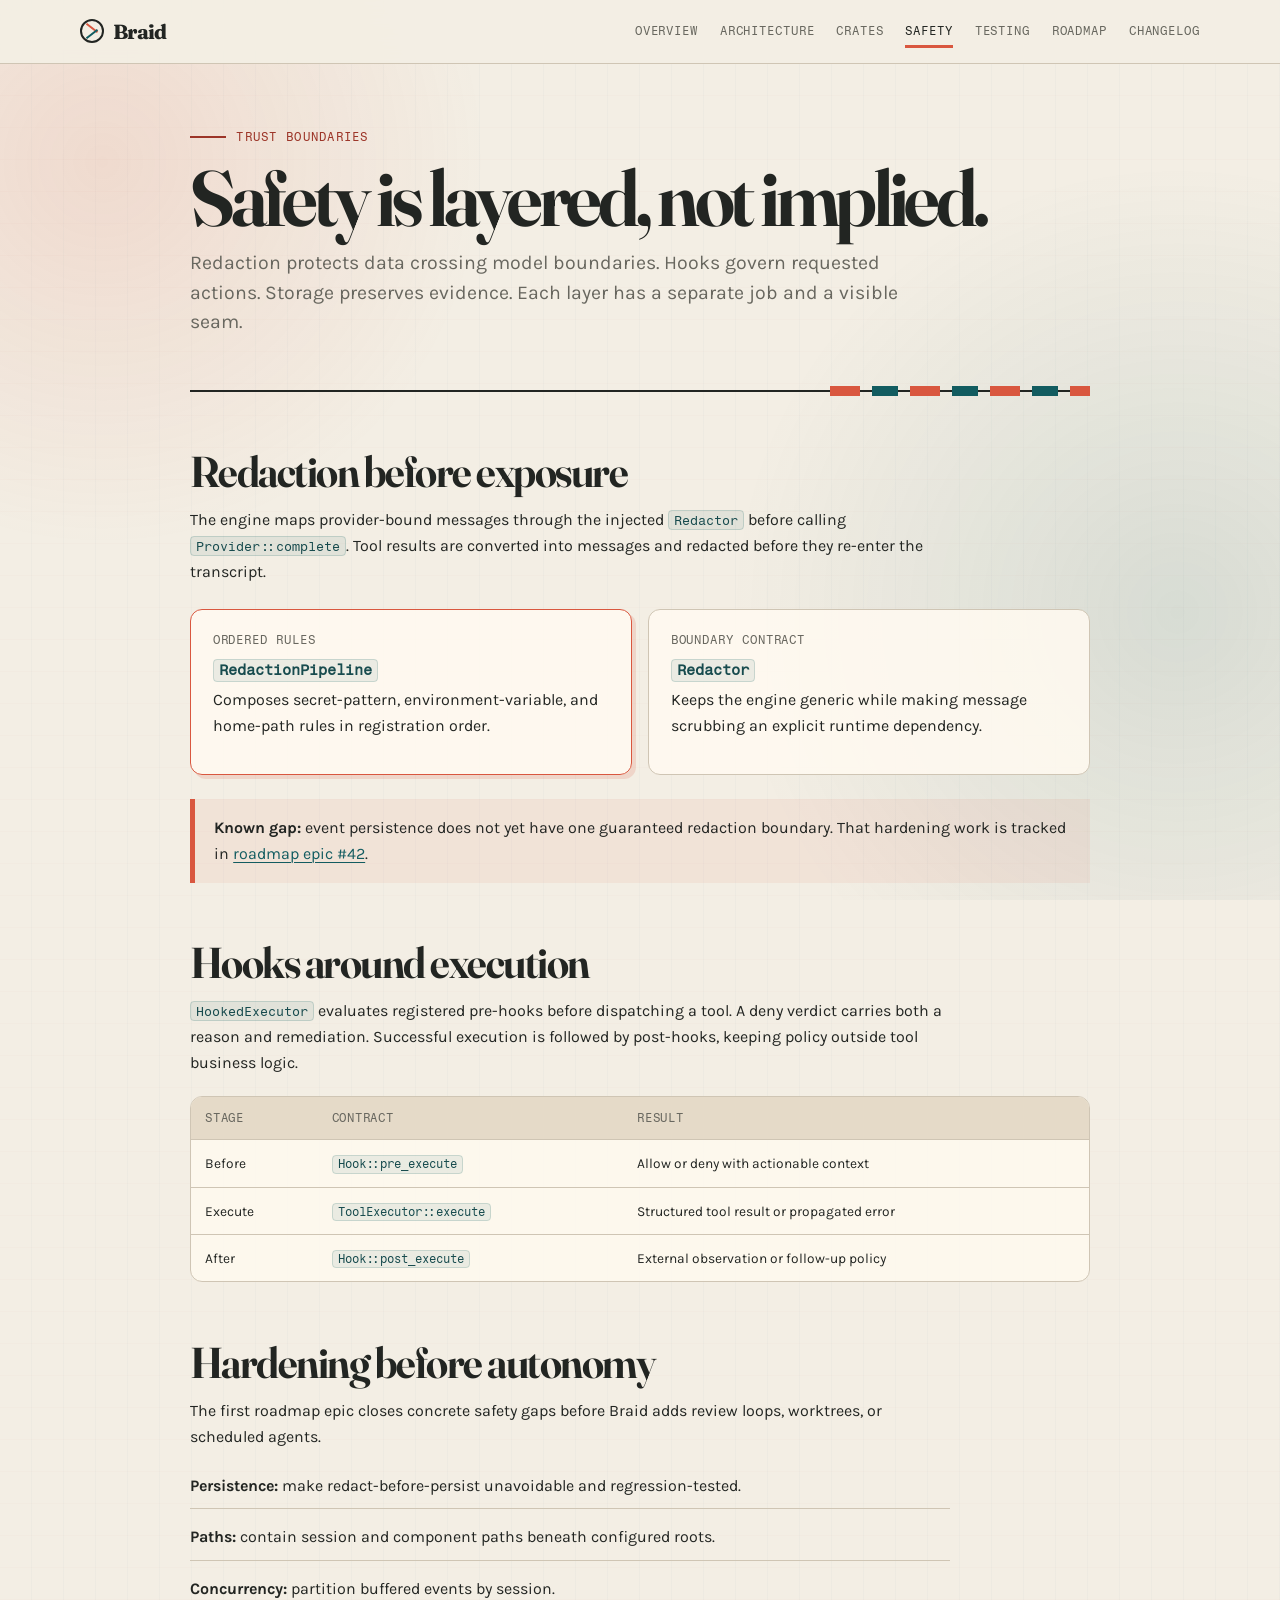
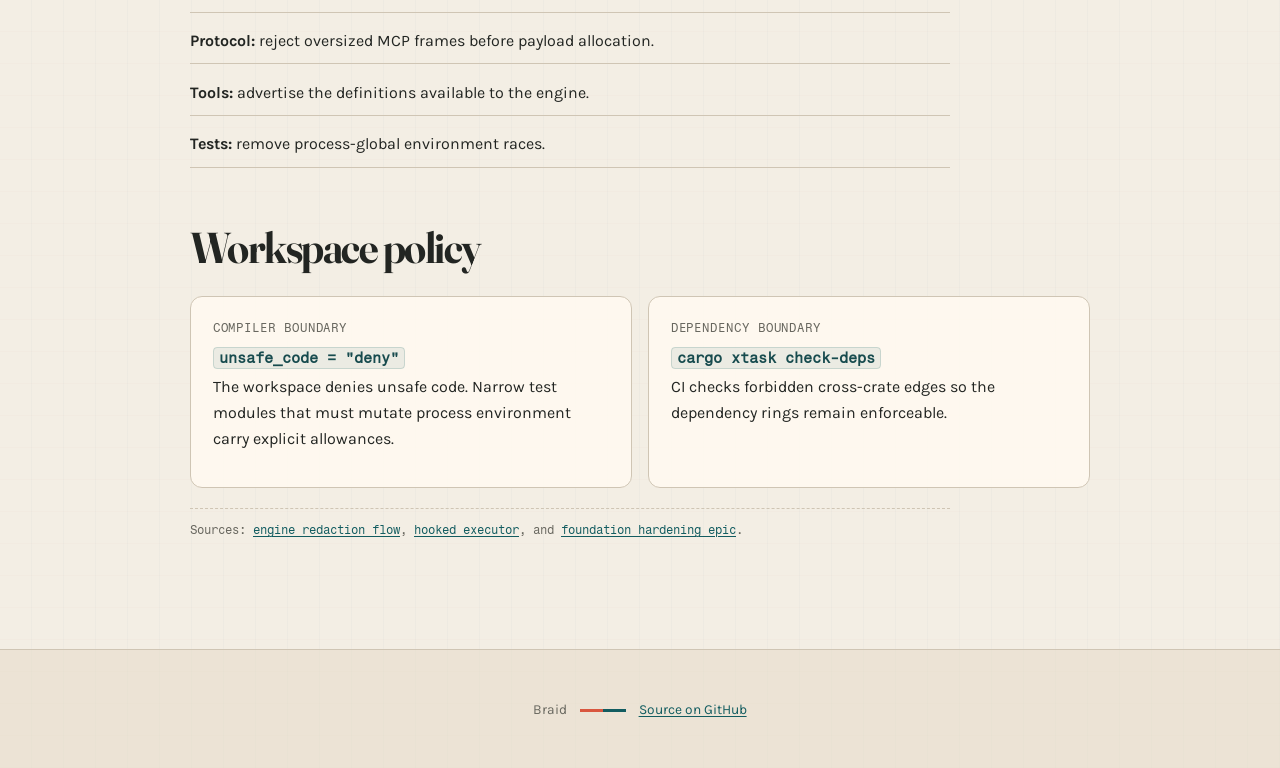
<file: site/safety.html>
<!doctype html>
<html lang="en">
  <head>
    <meta charset="utf-8" />
    <meta name="viewport" content="width=device-width, initial-scale=1" />
    <meta name="description" content="Braid's redaction, hook policy, and runtime trust boundaries." />
    <title>Safety &mdash; Braid</title>
    <link rel="stylesheet" href="style.css" />
  </head>
  <body>
    <a class="skip-link" href="#main">Skip to content</a>
    <nav aria-label="Primary navigation">
      <a class="brand" href="index.html"><span class="brand-mark" aria-hidden="true"></span>Braid</a>
      <a href="index.html">Overview</a>
      <a href="architecture.html">Architecture</a>
      <a href="crates.html">Crates</a>
      <a href="safety.html" aria-current="page">Safety</a>
      <a href="testing.html">Testing</a>
      <a href="roadmap.html">Roadmap</a>
      <a href="changelog.html">Changelog</a>
    </nav>

    <main id="main" class="page prose" tabindex="-1">
      <header class="page-header">
        <p class="eyebrow">Trust boundaries</p>
        <h1>Safety is layered, not implied.</h1>
        <p class="subtitle">
          Redaction protects data crossing model boundaries. Hooks govern requested actions.
          Storage preserves evidence. Each layer has a separate job and a visible seam.
        </p>
      </header>

      <h2>Redaction before exposure</h2>
      <p>
        The engine maps provider-bound messages through the injected <code>Redactor</code> before
        calling <code>Provider::complete</code>. Tool results are converted into messages and
        redacted before they re-enter the transcript.
      </p>
      <div class="two-column">
        <article class="card coral">
          <span class="kicker">Ordered rules</span>
          <h3><code>RedactionPipeline</code></h3>
          <p>Composes secret-pattern, environment-variable, and home-path rules in registration order.</p>
        </article>
        <article class="card">
          <span class="kicker">Boundary contract</span>
          <h3><code>Redactor</code></h3>
          <p>Keeps the engine generic while making message scrubbing an explicit runtime dependency.</p>
        </article>
      </div>

      <div class="callout">
        <strong>Known gap:</strong> event persistence does not yet have one guaranteed redaction
        boundary. That hardening work is tracked in
        <a href="https://github.com/89jobrien/braid/issues/42">roadmap epic #42</a>.
      </div>

      <h2>Hooks around execution</h2>
      <p>
        <code>HookedExecutor</code> evaluates registered pre-hooks before dispatching a tool. A
        deny verdict carries both a reason and remediation. Successful execution is followed by
        post-hooks, keeping policy outside tool business logic.
      </p>
      <div class="table-wrap">
        <table>
          <thead><tr><th scope="col">Stage</th><th scope="col">Contract</th><th scope="col">Result</th></tr></thead>
          <tbody>
            <tr><td>Before</td><td><code>Hook::pre_execute</code></td><td>Allow or deny with actionable context</td></tr>
            <tr><td>Execute</td><td><code>ToolExecutor::execute</code></td><td>Structured tool result or propagated error</td></tr>
            <tr><td>After</td><td><code>Hook::post_execute</code></td><td>External observation or follow-up policy</td></tr>
          </tbody>
        </table>
      </div>

      <h2>Hardening before autonomy</h2>
      <p>
        The first roadmap epic closes concrete safety gaps before Braid adds review loops,
        worktrees, or scheduled agents.
      </p>
      <ul class="plain-list">
        <li><strong>Persistence:</strong> make redact-before-persist unavoidable and regression-tested.</li>
        <li><strong>Paths:</strong> contain session and component paths beneath configured roots.</li>
        <li><strong>Concurrency:</strong> partition buffered events by session.</li>
        <li><strong>Protocol:</strong> reject oversized MCP frames before payload allocation.</li>
        <li><strong>Tools:</strong> advertise the definitions available to the engine.</li>
        <li><strong>Tests:</strong> remove process-global environment races.</li>
      </ul>

      <h2>Workspace policy</h2>
      <div class="two-column">
        <article class="panel">
          <span class="kicker">Compiler boundary</span>
          <h3><code>unsafe_code = "deny"</code></h3>
          <p>The workspace denies unsafe code. Narrow test modules that must mutate process environment carry explicit allowances.</p>
        </article>
        <article class="panel">
          <span class="kicker">Dependency boundary</span>
          <h3><code>cargo xtask check-deps</code></h3>
          <p>CI checks forbidden cross-crate edges so the dependency rings remain enforceable.</p>
        </article>
      </div>

      <p class="source-note">
        Sources:
        <a href="https://github.com/89jobrien/braid/blob/main/crates/braid-engine/src/engine.rs">engine redaction flow</a>,
        <a href="https://github.com/89jobrien/braid/blob/main/crates/braid-hooks/src/executor.rs">hooked executor</a>,
        and <a href="https://github.com/89jobrien/braid/issues/42">foundation hardening epic</a>.
      </p>
    </main>

    <footer>Braid <span class="thread" aria-hidden="true"></span> <a href="https://github.com/89jobrien/braid">Source on GitHub</a></footer>
  </body>
</html>
</file>
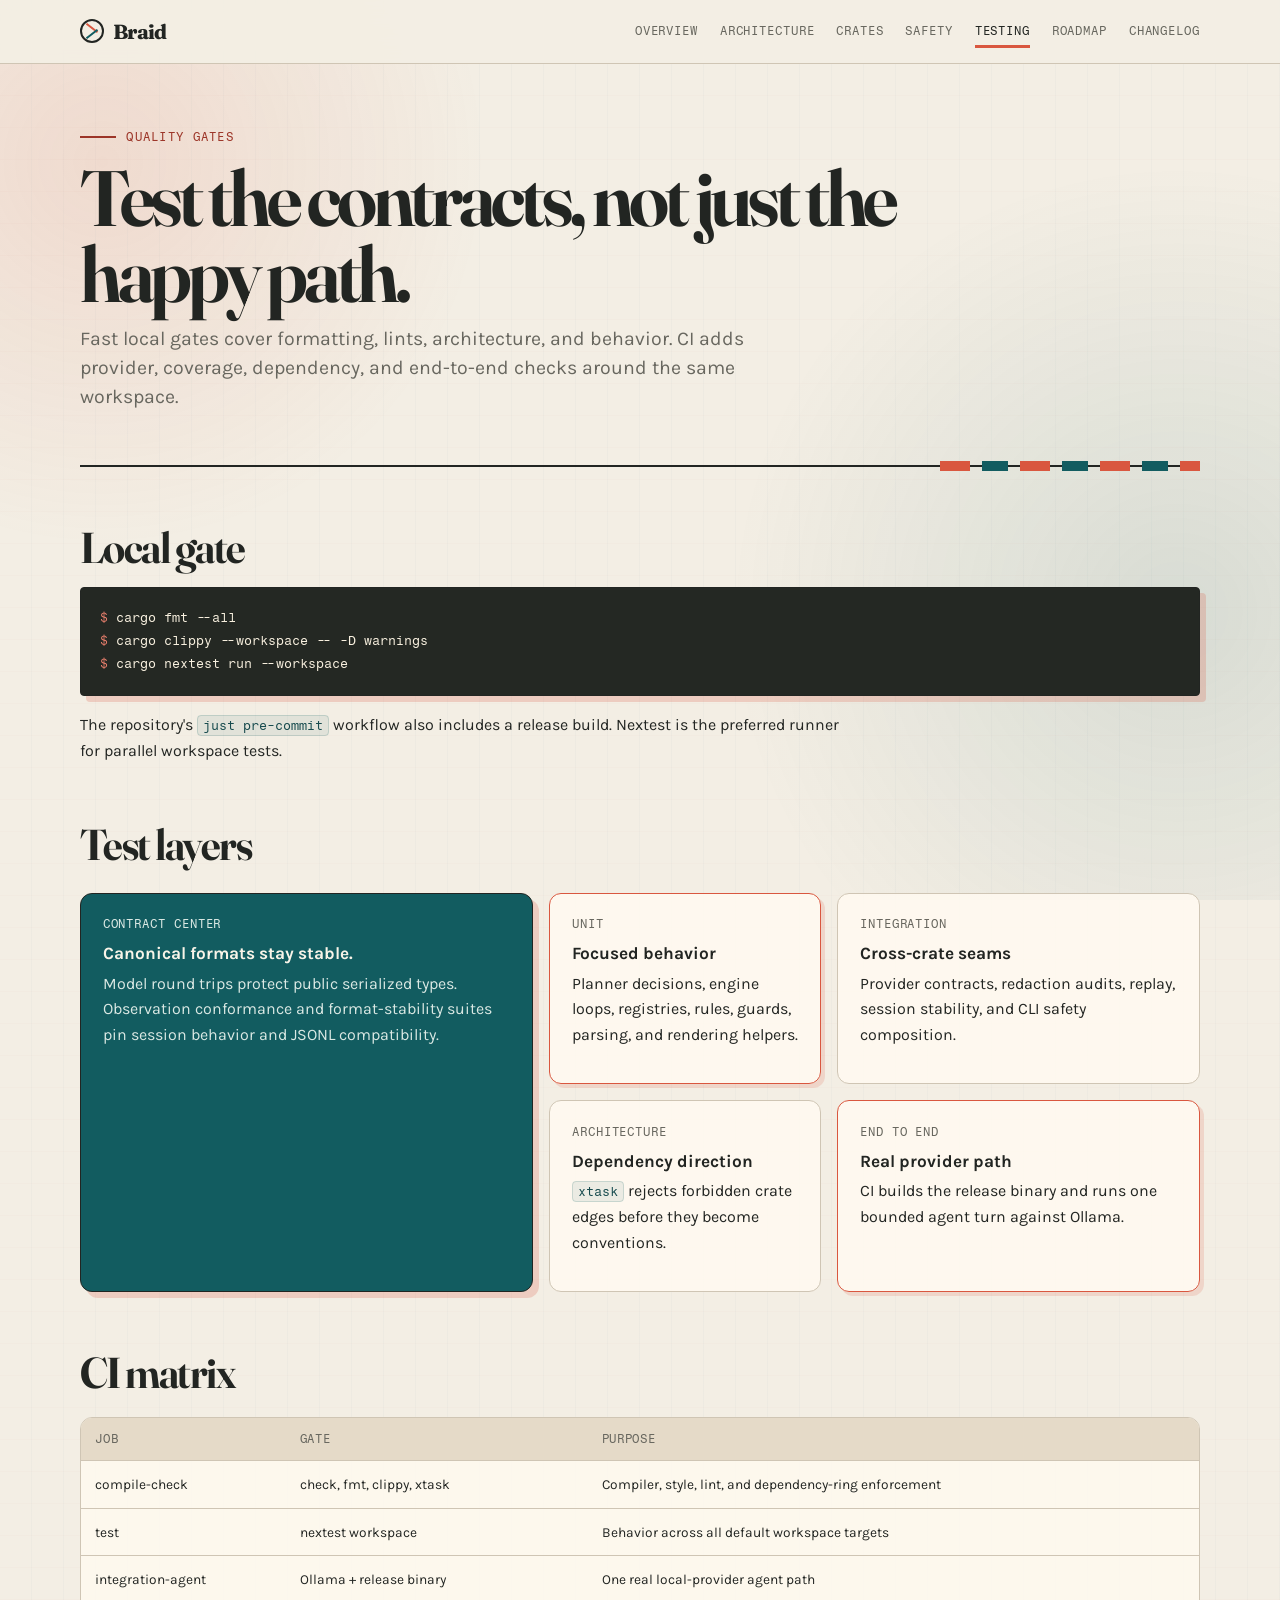
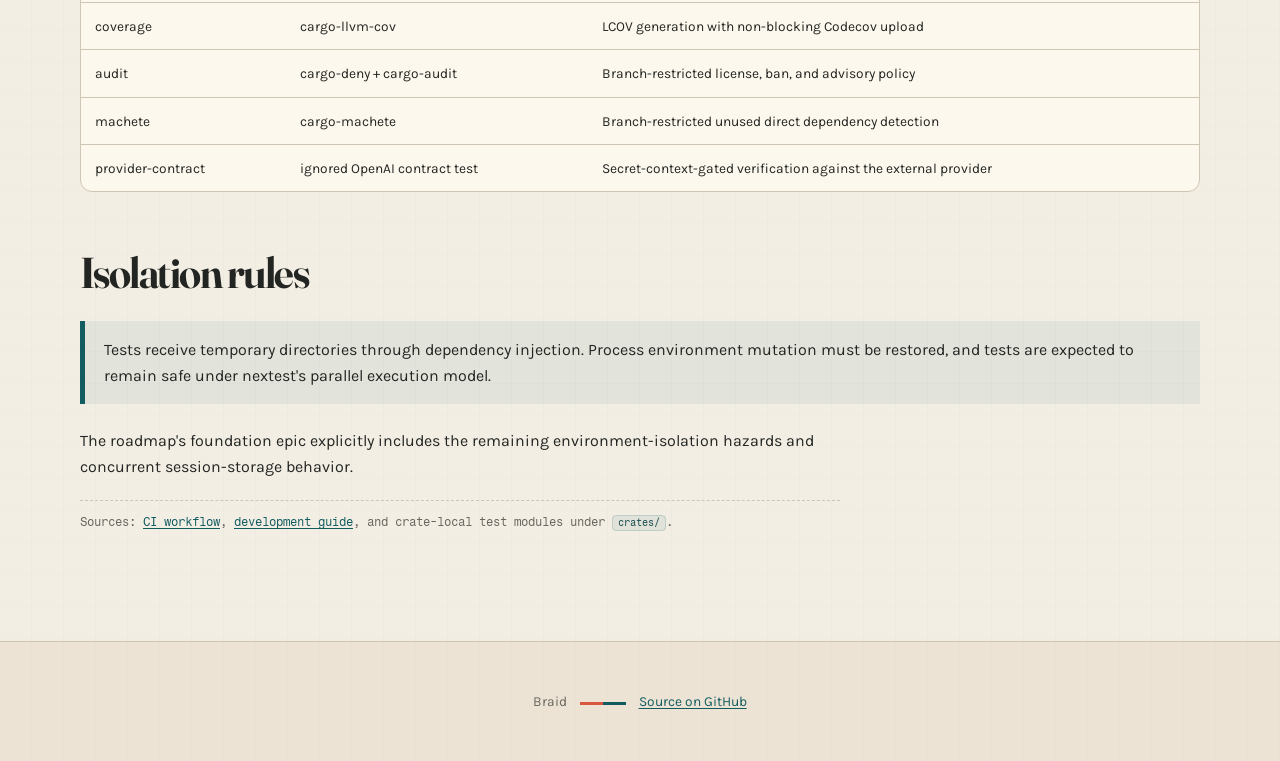
<file: site/testing.html>
<!doctype html>
<html lang="en">
  <head>
    <meta charset="utf-8" />
    <meta name="viewport" content="width=device-width, initial-scale=1" />
    <meta name="description" content="Braid's local quality gates, test layers, and CI jobs." />
    <title>Testing &mdash; Braid</title>
    <link rel="stylesheet" href="style.css" />
  </head>
  <body>
    <a class="skip-link" href="#main">Skip to content</a>
    <nav aria-label="Primary navigation">
      <a class="brand" href="index.html"><span class="brand-mark" aria-hidden="true"></span>Braid</a>
      <a href="index.html">Overview</a>
      <a href="architecture.html">Architecture</a>
      <a href="crates.html">Crates</a>
      <a href="safety.html">Safety</a>
      <a href="testing.html" aria-current="page">Testing</a>
      <a href="roadmap.html">Roadmap</a>
      <a href="changelog.html">Changelog</a>
    </nav>

    <main id="main" class="wide-page prose" tabindex="-1">
      <header class="page-header">
        <p class="eyebrow">Quality gates</p>
        <h1>Test the contracts, not just the happy path.</h1>
        <p class="subtitle">
          Fast local gates cover formatting, lints, architecture, and behavior. CI adds provider,
          coverage, dependency, and end-to-end checks around the same workspace.
        </p>
      </header>

      <h2>Local gate</h2>
      <pre><span class="prompt">$</span> cargo fmt --all
<span class="prompt">$</span> cargo clippy --workspace -- -D warnings
<span class="prompt">$</span> cargo nextest run --workspace</pre>
      <p>
        The repository's <code>just pre-commit</code> workflow also includes a release build.
        Nextest is the preferred runner for parallel workspace tests.
      </p>

      <h2>Test layers</h2>
      <div class="weave-grid">
        <article class="card emphasis">
          <span class="kicker">Contract center</span>
          <h3>Canonical formats stay stable.</h3>
          <p>
            Model round trips protect public serialized types. Observation conformance and
            format-stability suites pin session behavior and JSONL compatibility.
          </p>
        </article>
        <article class="card coral">
          <span class="kicker">Unit</span>
          <h3>Focused behavior</h3>
          <p>Planner decisions, engine loops, registries, rules, guards, parsing, and rendering helpers.</p>
        </article>
        <article class="card">
          <span class="kicker">Integration</span>
          <h3>Cross-crate seams</h3>
          <p>Provider contracts, redaction audits, replay, session stability, and CLI safety composition.</p>
        </article>
        <article class="card">
          <span class="kicker">Architecture</span>
          <h3>Dependency direction</h3>
          <p><code>xtask</code> rejects forbidden crate edges before they become conventions.</p>
        </article>
        <article class="card coral">
          <span class="kicker">End to end</span>
          <h3>Real provider path</h3>
          <p>CI builds the release binary and runs one bounded agent turn against Ollama.</p>
        </article>
      </div>

      <h2>CI matrix</h2>
      <div class="table-wrap">
        <table>
          <thead><tr><th scope="col">Job</th><th scope="col">Gate</th><th scope="col">Purpose</th></tr></thead>
          <tbody>
            <tr><td>compile-check</td><td>check, fmt, clippy, xtask</td><td>Compiler, style, lint, and dependency-ring enforcement</td></tr>
            <tr><td>test</td><td>nextest workspace</td><td>Behavior across all default workspace targets</td></tr>
            <tr><td>integration-agent</td><td>Ollama + release binary</td><td>One real local-provider agent path</td></tr>
            <tr><td>coverage</td><td>cargo-llvm-cov</td><td>LCOV generation with non-blocking Codecov upload</td></tr>
            <tr><td>audit</td><td>cargo-deny + cargo-audit</td><td>Branch-restricted license, ban, and advisory policy</td></tr>
            <tr><td>machete</td><td>cargo-machete</td><td>Branch-restricted unused direct dependency detection</td></tr>
            <tr><td>provider-contract</td><td>ignored OpenAI contract test</td><td>Secret-context-gated verification against the external provider</td></tr>
          </tbody>
        </table>
      </div>

      <h2>Isolation rules</h2>
      <div class="callout teal">
        Tests receive temporary directories through dependency injection. Process environment
        mutation must be restored, and tests are expected to remain safe under nextest's parallel
        execution model.
      </div>
      <p>
        The roadmap's foundation epic explicitly includes the remaining environment-isolation
        hazards and concurrent session-storage behavior.
      </p>

      <p class="source-note">
        Sources:
        <a href="https://github.com/89jobrien/braid/blob/main/.github/workflows/ci.yml">CI workflow</a>,
        <a href="https://github.com/89jobrien/braid/blob/main/AGENTS.md">development guide</a>,
        and crate-local test modules under <code>crates/</code>.
      </p>
    </main>

    <footer>Braid <span class="thread" aria-hidden="true"></span> <a href="https://github.com/89jobrien/braid">Source on GitHub</a></footer>
  </body>
</html>
</file>
<file: site/style.css>
@import url("https://fonts.googleapis.com/css2?family=Fragment+Mono&family=Fraunces:opsz,wght@9..144,500;9..144,650;9..144,750&family=Karla:wght@400;500;600;700&display=swap");

:root {
  --font-display: "Fraunces", Georgia, "Times New Roman", serif;
  --font-body: "Karla", "Trebuchet MS", sans-serif;
  --font-mono: "Fragment Mono", "Courier New", monospace;

  --font-size-xs: 0.72rem;
  --font-size-sm: 0.86rem;
  --font-size-base: 1rem;
  --font-size-md: 1.22rem;
  --font-size-lg: 1.56rem;
  --font-size-xl: 2rem;
  --font-size-2xl: clamp(2.55rem, 7vw, 5.9rem);

  --color-bg: #f3eee4;
  --color-bg-raised: #fffaf0;
  --color-bg-deep: #e5dac8;
  --color-fg: #222522;
  --color-fg-muted: #68675f;
  --color-accent: #d9573f;
  --color-accent-dark: #9c3528;
  --color-accent-fg: #fffaf0;
  --color-secondary: #125c60;
  --color-secondary-soft: #d9e7e3;
  --color-border: #cfc5b4;
  --color-rule: rgba(34, 37, 34, 0.1);
  --color-success: #2f6f50;
  --color-warning: #a75a18;

  --shadow-print: 5px 5px 0 rgba(34, 37, 34, 0.12);
  --shadow-thread: 6px 6px 0 rgba(217, 87, 63, 0.22);
  --radius-sm: 4px;
  --radius: 12px;
  --content: 1120px;
}

* {
  box-sizing: border-box;
  margin: 0;
  padding: 0;
}

html {
  scroll-behavior: smooth;
}

body {
  min-height: 100vh;
  color: var(--color-fg);
  background:
    linear-gradient(90deg, transparent 31px, rgba(18, 92, 96, 0.045) 32px, transparent 33px),
    linear-gradient(transparent 31px, rgba(217, 87, 63, 0.04) 32px, transparent 33px),
    var(--color-bg);
  background-size: 32px 32px;
  font-family: var(--font-body);
  font-size: 16px;
  line-height: 1.62;
  -webkit-font-smoothing: antialiased;
}

body::before {
  content: "";
  position: fixed;
  inset: 0;
  z-index: -2;
  pointer-events: none;
  background:
    radial-gradient(circle at 8% 18%, rgba(217, 87, 63, 0.13), transparent 24rem),
    radial-gradient(circle at 92% 68%, rgba(18, 92, 96, 0.12), transparent 28rem);
}

a {
  color: var(--color-secondary);
  text-decoration-thickness: 1px;
  text-underline-offset: 0.18em;
}

a:hover {
  color: var(--color-accent-dark);
}

a:focus-visible,
button:focus-visible {
  outline: 3px solid var(--color-accent);
  outline-offset: 4px;
}

.skip-link {
  position: fixed;
  top: 0.75rem;
  left: 0.75rem;
  z-index: 1000;
  padding: 0.65rem 0.9rem;
  background: var(--color-fg);
  color: var(--color-bg-raised);
  transform: translateY(-180%);
}

.skip-link:focus {
  transform: translateY(0);
}

code,
pre,
.mono {
  font-family: var(--font-mono);
}

code {
  padding: 0.08rem 0.32rem;
  border: 1px solid rgba(18, 92, 96, 0.16);
  border-radius: var(--radius-sm);
  background: rgba(18, 92, 96, 0.08);
  color: #174b4e;
  font-size: 0.84em;
}

pre {
  margin: 1rem 0;
  padding: 1.2rem;
  overflow-x: auto;
  border: 1px solid var(--color-fg);
  border-radius: var(--radius-sm);
  background: #242823;
  color: #f8f0df;
  box-shadow: var(--shadow-thread);
  font-size: 0.82rem;
  line-height: 1.75;
}

pre .prompt,
pre .accent {
  color: #ef826f;
}

pre .muted {
  color: #adbaae;
}

nav {
  position: sticky;
  top: 0;
  z-index: 100;
  display: flex;
  align-items: center;
  gap: 1.35rem;
  min-height: 64px;
  padding: 0.65rem max(1rem, calc((100vw - var(--content)) / 2));
  overflow-x: auto;
  border-bottom: 1px solid var(--color-border);
  background: rgba(243, 238, 228, 0.94);
  backdrop-filter: blur(12px);
  white-space: nowrap;
}

nav a {
  position: relative;
  flex-shrink: 0;
  color: var(--color-fg-muted);
  font-family: var(--font-mono);
  font-size: var(--font-size-xs);
  text-decoration: none;
  text-transform: uppercase;
  letter-spacing: 0.08em;
}

nav a:not(.brand)::after {
  content: "";
  position: absolute;
  right: 0;
  bottom: -0.45rem;
  left: 0;
  height: 3px;
  background: var(--color-accent);
  transform: scaleX(0);
  transform-origin: left;
  transition: transform 160ms ease;
}

nav a:hover,
nav a[aria-current="page"] {
  color: var(--color-fg);
}

nav a:hover::after,
nav a[aria-current="page"]::after {
  transform: scaleX(1);
}

nav .brand {
  display: inline-flex;
  align-items: center;
  gap: 0.55rem;
  margin-right: auto;
  color: var(--color-fg);
  font-family: var(--font-display);
  font-size: 1.28rem;
  font-weight: 750;
  letter-spacing: -0.03em;
  text-transform: none;
}

.brand-mark {
  position: relative;
  width: 24px;
  height: 24px;
  border: 2px solid var(--color-fg);
  border-radius: 50%;
}

.brand-mark::before,
.brand-mark::after {
  content: "";
  position: absolute;
  left: 3px;
  width: 14px;
  height: 2px;
  background: var(--color-accent);
  transform: rotate(38deg);
}

.brand-mark::before {
  top: 6px;
}

.brand-mark::after {
  bottom: 6px;
  background: var(--color-secondary);
  transform: rotate(-38deg);
}

.page,
.wide-page {
  width: min(calc(100% - 2rem), var(--content));
  margin: 0 auto;
  padding: 4rem 0 6rem;
}

.page {
  max-width: 900px;
}

.hero {
  display: grid;
  grid-template-columns: minmax(0, 1.15fr) minmax(300px, 0.85fr);
  gap: clamp(2rem, 7vw, 6rem);
  align-items: center;
  width: min(calc(100% - 2rem), var(--content));
  min-height: calc(100vh - 64px);
  margin: 0 auto;
  padding: 5rem 0;
}

.eyebrow,
.section-label {
  color: var(--color-accent-dark);
  font-family: var(--font-mono);
  font-size: var(--font-size-xs);
  font-weight: 400;
  letter-spacing: 0.11em;
  text-transform: uppercase;
}

.eyebrow::before,
.section-label::before {
  content: "";
  display: inline-block;
  width: 2.25rem;
  height: 2px;
  margin-right: 0.65rem;
  background: currentColor;
  vertical-align: 0.23em;
}

h1,
h2,
.display {
  font-family: var(--font-display);
  font-variation-settings: "opsz" 96;
}

h1 {
  max-width: 900px;
  margin: 0.45rem 0 0.8rem;
  font-size: clamp(2.8rem, 8vw, 5.7rem);
  font-weight: 650;
  line-height: 0.96;
  letter-spacing: -0.055em;
}

.page h1,
.wide-page h1 {
  max-width: 820px;
  font-size: clamp(2.55rem, 7vw, 4.9rem);
}

h2 {
  margin: 3.6rem 0 0.7rem;
  font-size: clamp(1.8rem, 4vw, 2.7rem);
  font-weight: 650;
  line-height: 1.08;
  letter-spacing: -0.035em;
}

h3 {
  margin-bottom: 0.35rem;
  font-size: 1.08rem;
  line-height: 1.25;
}

p {
  margin-bottom: 0.85rem;
}

.lede,
.subtitle {
  max-width: 720px;
  color: var(--color-fg-muted);
  font-size: var(--font-size-md);
  line-height: 1.5;
}

.hero .lede {
  max-width: 590px;
}

.thread-word {
  position: relative;
  color: var(--color-accent-dark);
  font-style: italic;
}

.thread-word::after {
  content: "";
  position: absolute;
  right: -0.05em;
  bottom: 0.05em;
  left: -0.02em;
  z-index: -1;
  height: 0.18em;
  background: rgba(217, 87, 63, 0.2);
  transform: rotate(-1deg);
}

.actions {
  display: flex;
  flex-wrap: wrap;
  gap: 0.8rem;
  margin-top: 1.7rem;
}

.button {
  display: inline-flex;
  align-items: center;
  gap: 0.5rem;
  padding: 0.72rem 1rem;
  border: 1px solid var(--color-fg);
  border-radius: var(--radius-sm);
  background: var(--color-fg);
  color: var(--color-bg-raised);
  box-shadow: 4px 4px 0 var(--color-accent);
  font-family: var(--font-mono);
  font-size: var(--font-size-sm);
  text-decoration: none;
  transition: transform 160ms ease, box-shadow 160ms ease;
}

.button:hover {
  color: var(--color-bg-raised);
  box-shadow: 2px 2px 0 var(--color-accent);
  transform: translate(2px, 2px);
}

.button.secondary {
  background: transparent;
  color: var(--color-fg);
  box-shadow: none;
}

.button.secondary:hover {
  background: var(--color-bg-raised);
}

.loom {
  position: relative;
  min-height: 460px;
  border: 1px solid var(--color-fg);
  border-radius: 48% 52% 45% 55% / 56% 43% 57% 44%;
  background:
    repeating-linear-gradient(90deg, transparent 0 29px, rgba(34, 37, 34, 0.09) 30px 31px),
    repeating-linear-gradient(0deg, transparent 0 29px, rgba(34, 37, 34, 0.07) 30px 31px),
    var(--color-bg-raised);
  box-shadow: 13px 13px 0 rgba(18, 92, 96, 0.18), -8px -7px 0 rgba(217, 87, 63, 0.16);
  transform: rotate(1.5deg);
}

.loom::before,
.loom::after {
  content: "";
  position: absolute;
  top: 12%;
  bottom: 12%;
  width: 7px;
  border-radius: 50%;
  background: var(--color-accent);
  transform: rotate(31deg);
}

.loom::before {
  left: 39%;
}

.loom::after {
  right: 37%;
  background: var(--color-secondary);
  transform: rotate(-38deg);
}

.loom-node {
  position: absolute;
  z-index: 2;
  padding: 0.45rem 0.65rem;
  border: 1px solid var(--color-fg);
  border-radius: 999px;
  background: var(--color-bg-raised);
  box-shadow: 3px 3px 0 rgba(34, 37, 34, 0.14);
  font-family: var(--font-mono);
  font-size: var(--font-size-xs);
}

.loom-node:nth-child(1) { top: 10%; left: 13%; }
.loom-node:nth-child(2) { top: 29%; right: 7%; }
.loom-node:nth-child(3) { top: 47%; left: 19%; }
.loom-node:nth-child(4) { right: 13%; bottom: 26%; }
.loom-node:nth-child(5) { bottom: 9%; left: 26%; }

.loom-core {
  position: absolute;
  top: 50%;
  left: 50%;
  z-index: 3;
  display: grid;
  width: 112px;
  height: 112px;
  place-items: center;
  border: 2px solid var(--color-fg);
  border-radius: 50%;
  background: var(--color-accent);
  color: var(--color-accent-fg);
  box-shadow: 7px 7px 0 var(--color-secondary);
  font-family: var(--font-display);
  font-size: 1.2rem;
  font-weight: 700;
  transform: translate(-50%, -50%);
}

.reveal {
  opacity: 0;
  transform: translateY(13px);
  animation: reveal-up 650ms cubic-bezier(0.16, 1, 0.3, 1) forwards;
}

.hero-copy .reveal:nth-child(1) { animation-delay: 40ms; }
.hero-copy .reveal:nth-child(2) { animation-delay: 120ms; }
.hero-copy .reveal:nth-child(3) { animation-delay: 200ms; }
.hero-copy .reveal:nth-child(4) { animation-delay: 280ms; }
.hero > .reveal { animation-delay: 340ms; }

@keyframes reveal-up {
  to {
    opacity: 1;
    transform: translateY(0);
  }
}

.band {
  border-top: 1px solid var(--color-border);
  border-bottom: 1px solid var(--color-border);
  background: rgba(255, 250, 240, 0.6);
}

.band-inner,
.section {
  width: min(calc(100% - 2rem), var(--content));
  margin: 0 auto;
  padding: 4.5rem 0;
}

.fact-strip {
  display: grid;
  grid-template-columns: repeat(4, 1fr);
  gap: 0;
  width: min(calc(100% - 2rem), var(--content));
  margin: 0 auto 1rem;
  border: 1px solid var(--color-fg);
  background: var(--color-bg-raised);
  box-shadow: var(--shadow-print);
}

.fact {
  min-height: 115px;
  padding: 1.15rem;
  border-right: 1px solid var(--color-fg);
}

.fact:last-child {
  border-right: 0;
}

.fact strong {
  display: block;
  color: var(--color-accent-dark);
  font-family: var(--font-display);
  font-size: 2rem;
  line-height: 1;
}

.fact span {
  display: block;
  margin-top: 0.45rem;
  color: var(--color-fg-muted);
  font-size: var(--font-size-sm);
}

.flow {
  counter-reset: flow;
  display: grid;
  grid-template-columns: repeat(5, 1fr);
  margin-top: 2rem;
  border-top: 2px solid var(--color-secondary);
}

.flow-step {
  counter-increment: flow;
  position: relative;
  padding: 1.6rem 1rem 1rem 0;
}

.flow-step::before {
  content: counter(flow);
  position: absolute;
  top: -0.85rem;
  left: 0;
  display: grid;
  width: 1.55rem;
  height: 1.55rem;
  place-items: center;
  border-radius: 50%;
  background: var(--color-secondary);
  color: white;
  font-family: var(--font-mono);
  font-size: 0.65rem;
}

.flow-step h3 {
  font-size: 0.98rem;
}

.flow-step p {
  color: var(--color-fg-muted);
  font-size: var(--font-size-sm);
}

.weave-grid,
.card-grid,
.two-column {
  display: grid;
  gap: 1rem;
  margin-top: 1.5rem;
}

.weave-grid {
  grid-template-columns: 1.25fr 0.75fr 1fr;
  grid-template-rows: auto auto;
}

.card-grid {
  grid-template-columns: repeat(2, minmax(0, 1fr));
}

.two-column {
  grid-template-columns: minmax(0, 1fr) minmax(0, 1fr);
}

.card,
.panel {
  position: relative;
  padding: 1.35rem;
  border: 1px solid var(--color-border);
  border-radius: var(--radius);
  background: rgba(255, 250, 240, 0.87);
}

.card.emphasis {
  border-color: var(--color-fg);
  background: var(--color-secondary);
  color: #f8f4e8;
  box-shadow: var(--shadow-thread);
}

.weave-grid .card.emphasis {
  grid-row: span 2;
}

.card.emphasis p,
.card.emphasis .kicker {
  color: #dbe9e4;
}

.card.emphasis code {
  border-color: rgba(255, 250, 240, 0.34);
  background: rgba(255, 250, 240, 0.12);
  color: #fffaf0;
}

.card.coral {
  border-color: var(--color-accent);
  box-shadow: 4px 4px 0 rgba(217, 87, 63, 0.16);
}

.kicker,
.meta,
.source-note {
  color: var(--color-fg-muted);
  font-family: var(--font-mono);
  font-size: var(--font-size-xs);
}

.kicker {
  display: block;
  margin-bottom: 0.6rem;
  letter-spacing: 0.08em;
  text-transform: uppercase;
}

.source-note {
  margin-top: 1.25rem;
  padding-top: 0.75rem;
  border-top: 1px dashed var(--color-border);
}

.page-header {
  position: relative;
  padding-bottom: 2.5rem;
  border-bottom: 2px solid var(--color-fg);
}

.page-header::after {
  content: "";
  position: absolute;
  right: 0;
  bottom: -6px;
  width: min(28vw, 260px);
  height: 10px;
  background: repeating-linear-gradient(90deg, var(--color-accent) 0 30px, transparent 30px 42px, var(--color-secondary) 42px 68px, transparent 68px 80px);
}

.prose > p,
.prose > ul,
.prose > ol {
  max-width: 760px;
}

ul,
ol {
  margin: 0.6rem 0 1rem 1.25rem;
}

li {
  margin-bottom: 0.35rem;
}

.plain-list {
  margin-left: 0;
  list-style: none;
}

.plain-list li {
  padding: 0.6rem 0;
  border-bottom: 1px solid var(--color-border);
}

.pill {
  display: inline-flex;
  align-items: center;
  gap: 0.35rem;
  padding: 0.2rem 0.5rem;
  border: 1px solid currentColor;
  border-radius: 999px;
  font-family: var(--font-mono);
  font-size: 0.65rem;
  letter-spacing: 0.07em;
  line-height: 1.2;
  text-transform: uppercase;
}

.pill.shipped {
  color: var(--color-success);
  background: rgba(47, 111, 80, 0.07);
}

.pill.active {
  color: var(--color-accent-dark);
  background: rgba(217, 87, 63, 0.08);
}

.pill.planned {
  color: var(--color-secondary);
  background: rgba(18, 92, 96, 0.07);
}

.table-wrap {
  margin: 1.25rem 0;
  overflow-x: auto;
  border: 1px solid var(--color-border);
  border-radius: var(--radius);
  background: rgba(255, 250, 240, 0.82);
}

table {
  width: 100%;
  border-collapse: collapse;
  font-size: var(--font-size-sm);
}

th,
td {
  padding: 0.75rem 0.9rem;
  border-bottom: 1px solid var(--color-border);
  text-align: left;
  vertical-align: top;
}

tr:last-child td {
  border-bottom: 0;
}

th {
  background: var(--color-bg-deep);
  color: var(--color-fg-muted);
  font-family: var(--font-mono);
  font-size: var(--font-size-xs);
  font-weight: 400;
  letter-spacing: 0.06em;
  text-transform: uppercase;
}

.diagram {
  margin: 2rem 0;
  padding: 1rem;
  overflow-x: auto;
  border: 1px solid var(--color-fg);
  border-radius: var(--radius);
  background: var(--color-bg-raised);
  box-shadow: var(--shadow-print);
}

.diagram img {
  display: block;
  width: 100%;
  min-width: 720px;
  height: auto;
}

figcaption {
  margin-top: 0.8rem;
  color: var(--color-fg-muted);
  font-size: var(--font-size-sm);
}

.roadmap-line {
  position: relative;
  display: grid;
  gap: 1rem;
  margin-top: 1.6rem;
  padding-left: 2.4rem;
}

.roadmap-line::before {
  content: "";
  position: absolute;
  top: 0.7rem;
  bottom: 0.7rem;
  left: 0.68rem;
  width: 3px;
  background: linear-gradient(var(--color-accent), var(--color-secondary));
}

.roadmap-item {
  position: relative;
  padding: 1.2rem 1.3rem;
  border: 1px solid var(--color-border);
  border-radius: var(--radius);
  background: var(--color-bg-raised);
}

.roadmap-item::before {
  content: "";
  position: absolute;
  top: 1.25rem;
  left: -2.22rem;
  width: 1rem;
  height: 1rem;
  border: 3px solid var(--color-bg);
  border-radius: 50%;
  background: var(--color-accent);
}

.roadmap-item:nth-child(n + 3)::before {
  background: var(--color-secondary);
}

.roadmap-item header {
  display: flex;
  flex-wrap: wrap;
  gap: 0.65rem;
  align-items: center;
  justify-content: space-between;
  margin-bottom: 0.45rem;
}

.release {
  display: grid;
  grid-template-columns: 130px minmax(0, 1fr);
  gap: 2rem;
  padding: 2rem 0;
  border-bottom: 1px solid var(--color-border);
}

.release-date {
  color: var(--color-fg-muted);
  font-family: var(--font-mono);
  font-size: var(--font-size-xs);
}

.release h2 {
  margin-top: 0;
}

.callout {
  margin: 1.5rem 0;
  padding: 1rem 1.2rem;
  border-left: 5px solid var(--color-accent);
  background: rgba(217, 87, 63, 0.07);
}

.callout.teal {
  border-left-color: var(--color-secondary);
  background: rgba(18, 92, 96, 0.07);
}

footer {
  padding: 3rem 1rem;
  border-top: 1px solid var(--color-border);
  background: rgba(229, 218, 200, 0.55);
  color: var(--color-fg-muted);
  text-align: center;
  font-size: var(--font-size-sm);
}

footer .thread {
  display: inline-block;
  width: 46px;
  height: 3px;
  margin: 0 0.6rem;
  background: linear-gradient(90deg, var(--color-accent) 50%, var(--color-secondary) 50%);
  vertical-align: middle;
}

@media (max-width: 900px) {
  .hero {
    grid-template-columns: 1fr;
    min-height: auto;
    padding: 5rem 0 4rem;
  }

  .loom {
    min-height: 380px;
  }

  .flow {
    grid-template-columns: 1fr;
    gap: 0;
    margin-left: 0.75rem;
    border-top: 0;
    border-left: 2px solid var(--color-secondary);
  }

  .flow-step {
    padding: 0 0 1.5rem 1.8rem;
  }

  .flow-step::before {
    top: 0;
    left: -0.84rem;
  }

  .weave-grid {
    grid-template-columns: 1fr 1fr;
  }

  .card.emphasis {
    grid-column: span 2;
    grid-row: auto;
  }

  .fact-strip {
    grid-template-columns: 1fr 1fr;
  }

  .fact:nth-child(2) {
    border-right: 0;
  }

  .fact:nth-child(-n + 2) {
    border-bottom: 1px solid var(--color-fg);
  }
}

@media (max-width: 640px) {
  nav {
    gap: 1rem;
  }

  nav .brand {
    margin-right: 0.5rem;
  }

  .page,
  .wide-page,
  .section,
  .band-inner {
    width: min(calc(100% - 1.25rem), var(--content));
  }

  .page,
  .wide-page {
    padding-top: 3rem;
  }

  .hero {
    width: min(calc(100% - 1.25rem), var(--content));
  }

  .loom {
    min-height: 330px;
  }

  .loom-core {
    width: 92px;
    height: 92px;
  }

  .loom-node {
    font-size: 0.6rem;
  }

  .fact-strip,
  .card-grid,
  .two-column,
  .weave-grid {
    grid-template-columns: 1fr;
  }

  .fact,
  .fact:nth-child(2) {
    border-right: 0;
    border-bottom: 1px solid var(--color-fg);
  }

  .fact:last-child {
    border-bottom: 0;
  }

  .card.emphasis {
    grid-column: auto;
  }

  .release {
    grid-template-columns: 1fr;
    gap: 0.35rem;
  }
}

@media (prefers-reduced-motion: reduce) {
  html {
    scroll-behavior: auto;
  }

  *,
  *::before,
  *::after {
    animation-duration: 0.01ms !important;
    animation-iteration-count: 1 !important;
    scroll-behavior: auto !important;
    transition-duration: 0.01ms !important;
  }

  .reveal {
    opacity: 1;
    transform: none;
  }
}

@media print {
  nav,
  .actions,
  .skip-link {
    display: none;
  }

  body {
    background: white;
    color: black;
  }

  .page,
  .wide-page {
    width: 100%;
    max-width: none;
    padding: 0;
  }

  a {
    color: inherit;
  }
}
</file>
